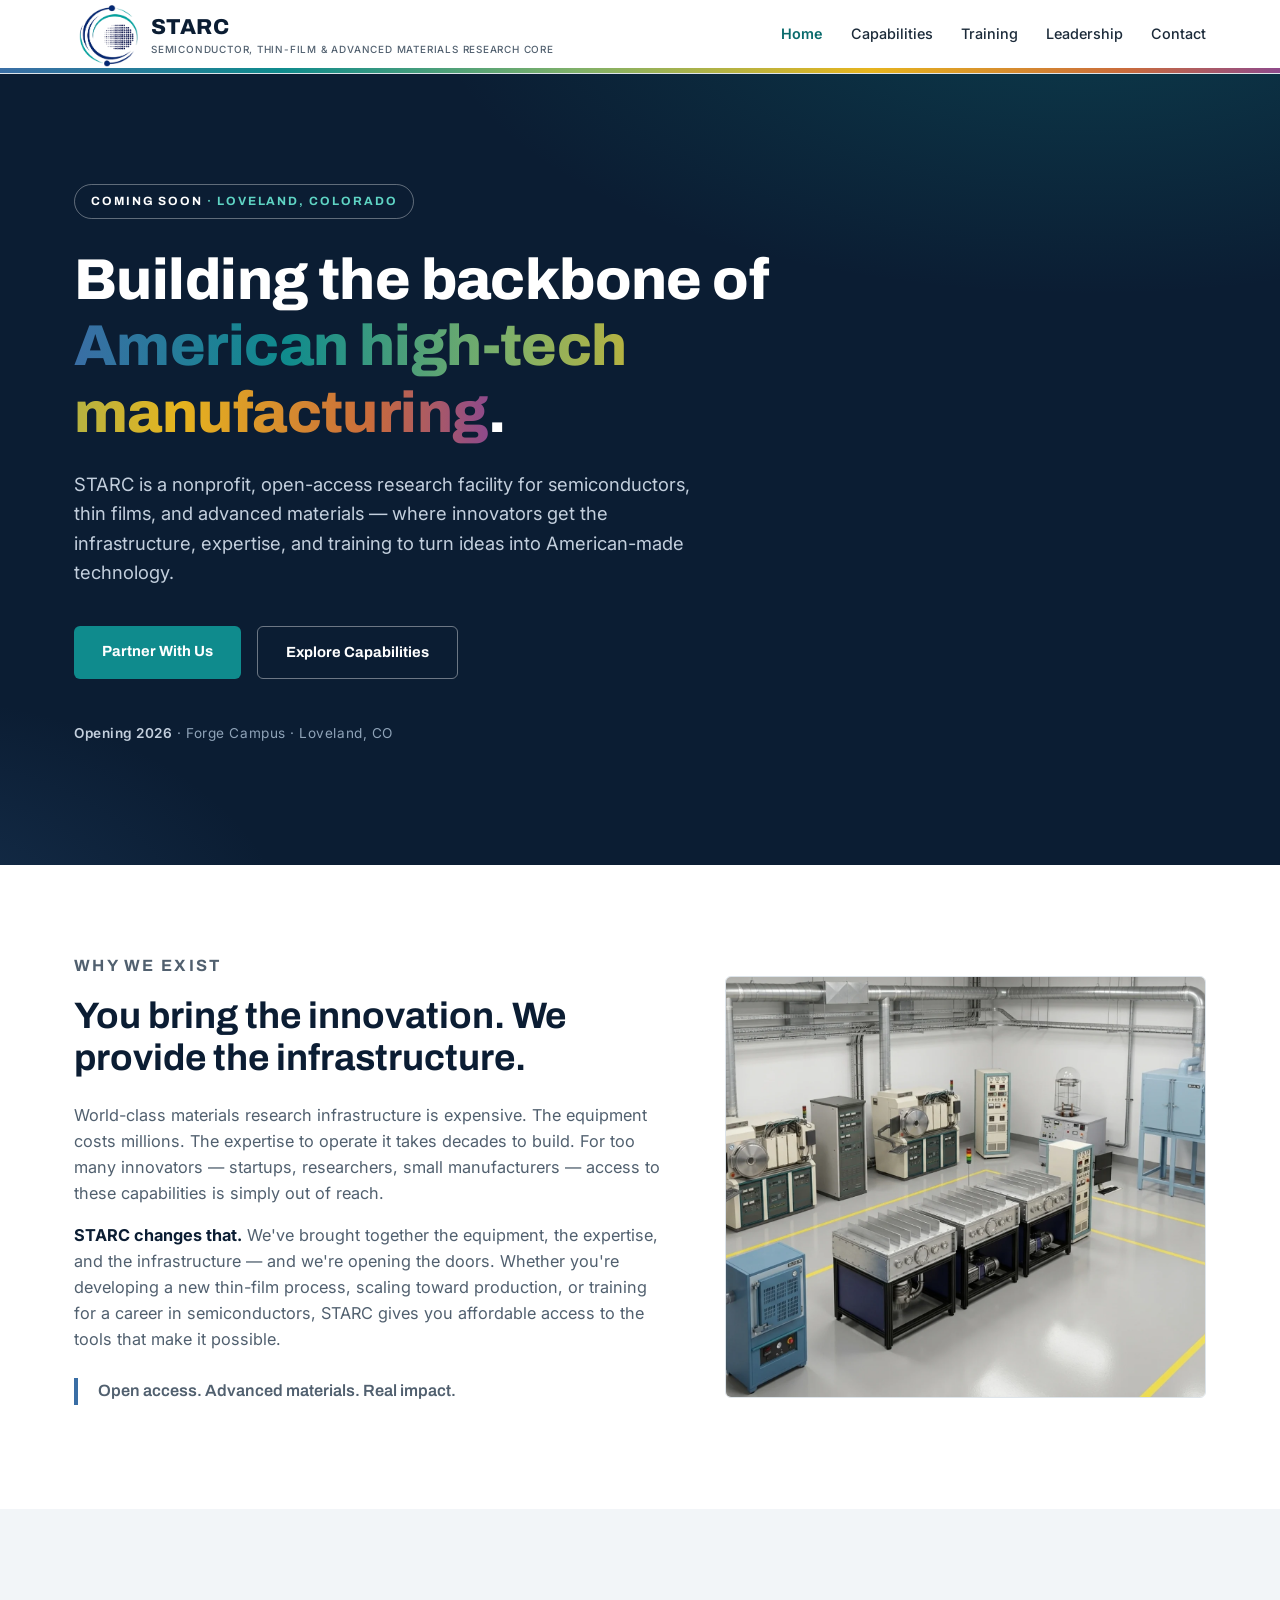
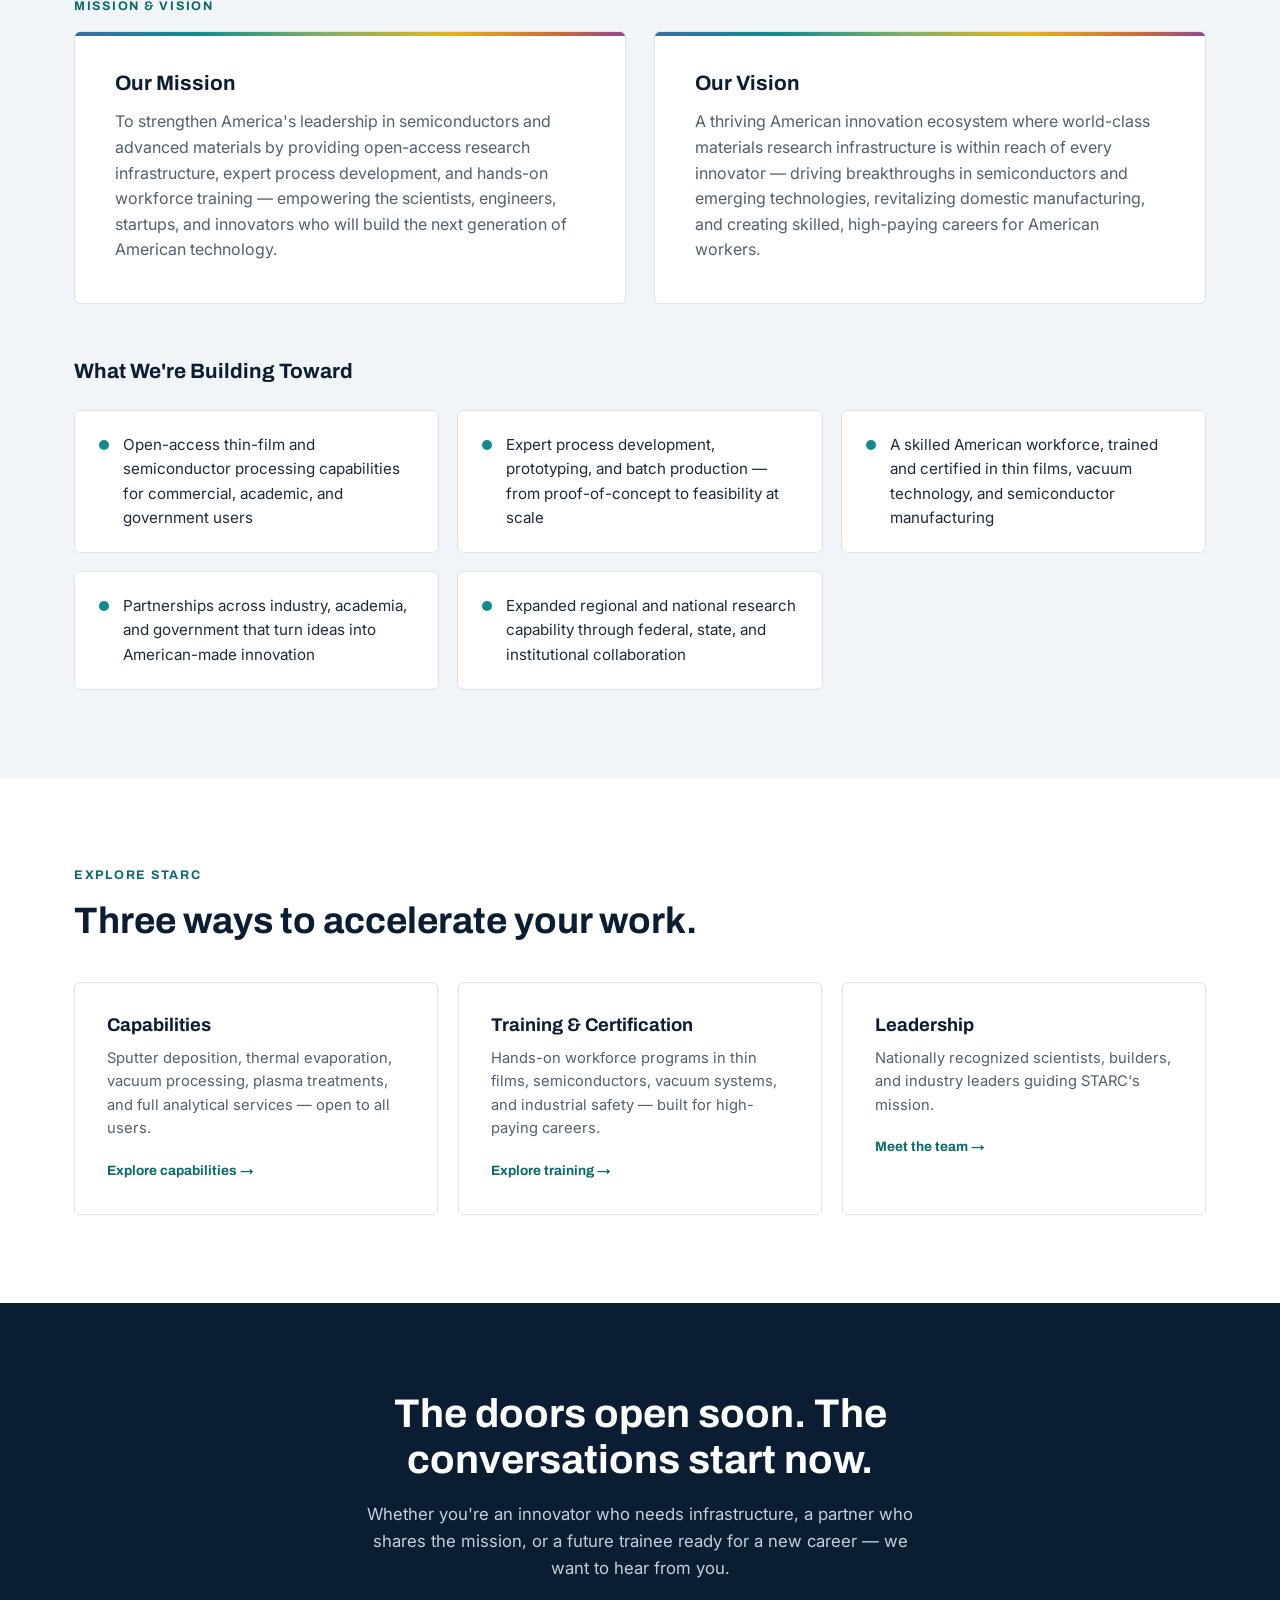
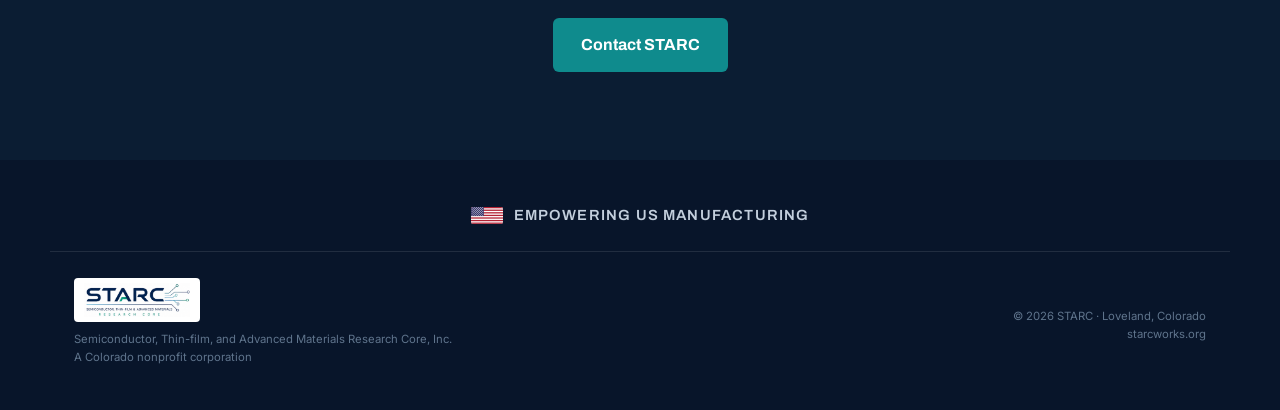
<file: index.html>
<!DOCTYPE html>
<html lang="en">
<head>
<meta charset="UTF-8">
<meta name="viewport" content="width=device-width, initial-scale=1.0">
<title>STARC — Semiconductor, Thin-film, and Advanced Materials Research Core</title>
<meta name="description" content="STARC is a nonprofit, open-access research facility for semiconductors, thin films, and advanced materials in Loveland, Colorado.">
<link rel="preconnect" href="https://fonts.googleapis.com">
<link rel="preconnect" href="https://fonts.gstatic.com" crossorigin>
<link href="https://fonts.googleapis.com/css2?family=Archivo:wght@500;600;700;800&family=Inter:wght@400;500;600&display=swap" rel="stylesheet">
<link rel="icon" href="favicon.ico?v=2" sizes="48x48">
<link rel="icon" type="image/png" href="favicon-32.png?v=2" sizes="32x32">
<link rel="icon" type="image/png" href="favicon-192.png?v=2" sizes="192x192">
<link rel="apple-touch-icon" href="apple-touch-icon.png?v=2">
<link rel="stylesheet" href="style.css">
</head>
<body>

<header>
  <div class="wrap nav">
    <a class="logo" href="index.html">
      <img class="logo-img" src="logo-mark.png" alt="STARC logo">
      <div>
        <span class="logo-text">STARC</span>
        <span class="logo-sub">Semiconductor, Thin-film &amp; Advanced Materials Research Core</span>
      </div>
    </a>
    <nav aria-label="Primary">
      <ul>
        <li><a href="index.html" class="active">Home</a></li>
        <li><a href="capabilities.html">Capabilities</a></li>
        <li><a href="training.html">Training</a></li>
        <li><a href="leadership.html">Leadership</a></li>
        <li><a href="contact.html">Contact</a></li>
      </ul>
    </nav>
  </div>
  <div class="film-stripe" aria-hidden="true"></div>
</header>

<main>

<section class="hero">
  <div class="wrap">
    <span class="badge">Coming Soon <span>· Loveland, Colorado</span></span>
    <h1>Building the backbone of <em>American high-tech manufacturing</em>.</h1>
    <p class="lede">STARC is a nonprofit, open-access research facility for semiconductors, thin films, and advanced materials — where innovators get the infrastructure, expertise, and training to turn ideas into American-made technology.</p>
    <div class="hero-cta">
      <a class="btn btn-primary" href="contact.html">Partner With Us</a>
      <a class="btn btn-ghost" href="capabilities.html">Explore Capabilities</a>
    </div>
    <p class="hero-loc"><strong>Opening 2026</strong> · Forge Campus · Loveland, CO</p>
  </div>
</section>

<section class="why">
  <div class="wrap why-grid">
    <div class="reveal">
      <p class="eyebrow">Why We Exist</p>
      <h2>You bring the innovation. We provide the infrastructure.</h2>
      <p>World-class materials research infrastructure is expensive. The equipment costs millions. The expertise to operate it takes decades to build. For too many innovators — startups, researchers, small manufacturers — access to these capabilities is simply out of reach.</p>
      <p><strong>STARC changes that.</strong> We've brought together the equipment, the expertise, and the infrastructure — and we're opening the doors. Whether you're developing a new thin-film process, scaling toward production, or training for a career in semiconductors, STARC gives you affordable access to the tools that make it possible.</p>
      <p class="why-pull">Open access. Advanced materials. Real impact.</p>
    </div>
    <div class="why-img reveal"><img src="images/facility.webp" alt="Rendering of the STARC facility floor with sputter deposition systems and vacuum processing equipment" loading="lazy"></div>
  </div>
</section>

<section class="mv">
  <div class="wrap">
    <p class="eyebrow reveal">Mission &amp; Vision</p>
    <div class="mv-grid">
      <div class="mv-card reveal">
        <h3>Our Mission</h3>
        <p>To strengthen America's leadership in semiconductors and advanced materials by providing open-access research infrastructure, expert process development, and hands-on workforce training — empowering the scientists, engineers, startups, and innovators who will build the next generation of American technology.</p>
      </div>
      <div class="mv-card reveal">
        <h3>Our Vision</h3>
        <p>A thriving American innovation ecosystem where world-class materials research infrastructure is within reach of every innovator — driving breakthroughs in semiconductors and emerging technologies, revitalizing domestic manufacturing, and creating skilled, high-paying careers for American workers.</p>
      </div>
    </div>
    <div class="goals reveal">
      <h3>What We're Building Toward</h3>
      <ul class="goal-list">
        <li><span class="goal-dot"></span>Open-access thin-film and semiconductor processing capabilities for commercial, academic, and government users</li>
        <li><span class="goal-dot"></span>Expert process development, prototyping, and batch production — from proof-of-concept to feasibility at scale</li>
        <li><span class="goal-dot"></span>A skilled American workforce, trained and certified in thin films, vacuum technology, and semiconductor manufacturing</li>
        <li><span class="goal-dot"></span>Partnerships across industry, academia, and government that turn ideas into American-made innovation</li>
        <li><span class="goal-dot"></span>Expanded regional and national research capability through federal, state, and institutional collaboration</li>
      </ul>
    </div>
  </div>
</section>

<section class="explore">
  <div class="wrap">
    <p class="eyebrow reveal">Explore STARC</p>
    <h2 class="reveal">Three ways to accelerate your work.</h2>
    <div class="explore-grid">
      <a class="explore-card reveal" href="capabilities.html">
        <h3>Capabilities</h3>
        <p>Sputter deposition, thermal evaporation, vacuum processing, plasma treatments, and full analytical services — open to all users.</p>
        <span class="go">Explore capabilities →</span>
      </a>
      <a class="explore-card reveal" href="training.html">
        <h3>Training &amp; Certification</h3>
        <p>Hands-on workforce programs in thin films, semiconductors, vacuum systems, and industrial safety — built for high-paying careers.</p>
        <span class="go">Explore training →</span>
      </a>
      <a class="explore-card reveal" href="leadership.html">
        <h3>Leadership</h3>
        <p>Nationally recognized scientists, builders, and industry leaders guiding STARC's mission.</p>
        <span class="go">Meet the team →</span>
      </a>
    </div>
  </div>
</section>

<section class="contact">
  <div class="wrap">
    <h2 class="reveal">The doors open soon. The conversations start now.</h2>
    <p class="reveal">Whether you're an innovator who needs infrastructure, a partner who shares the mission, or a future trainee ready for a new career — we want to hear from you.</p>
    <a class="btn btn-primary reveal" href="contact.html">Contact STARC</a>
  </div>
</section>

</main>

<footer>
  <div class="wrap flag-line">
    <svg class="us-flag" viewBox="0 0 38 20" xmlns="http://www.w3.org/2000/svg" role="img" aria-label="United States flag"><rect width="38" height="20" fill="#fff"/><rect y="0.00" width="38" height="1.54" fill="#B22234"/><rect y="3.08" width="38" height="1.54" fill="#B22234"/><rect y="6.15" width="38" height="1.54" fill="#B22234"/><rect y="9.23" width="38" height="1.54" fill="#B22234"/><rect y="12.31" width="38" height="1.54" fill="#B22234"/><rect y="15.38" width="38" height="1.54" fill="#B22234"/><rect y="18.46" width="38" height="1.54" fill="#B22234"/><rect width="15.2" height="10.77" fill="#3C3B6E"/><g fill="#fff"><circle cx="1.27" cy="0.60" r=".5"/><circle cx="3.80" cy="0.60" r=".5"/><circle cx="6.33" cy="0.60" r=".5"/><circle cx="8.87" cy="0.60" r=".5"/><circle cx="11.40" cy="0.60" r=".5"/><circle cx="13.93" cy="0.60" r=".5"/><circle cx="2.53" cy="1.80" r=".5"/><circle cx="5.07" cy="1.80" r=".5"/><circle cx="7.60" cy="1.80" r=".5"/><circle cx="10.13" cy="1.80" r=".5"/><circle cx="12.67" cy="1.80" r=".5"/><circle cx="1.27" cy="2.99" r=".5"/><circle cx="3.80" cy="2.99" r=".5"/><circle cx="6.33" cy="2.99" r=".5"/><circle cx="8.87" cy="2.99" r=".5"/><circle cx="11.40" cy="2.99" r=".5"/><circle cx="13.93" cy="2.99" r=".5"/><circle cx="2.53" cy="4.19" r=".5"/><circle cx="5.07" cy="4.19" r=".5"/><circle cx="7.60" cy="4.19" r=".5"/><circle cx="10.13" cy="4.19" r=".5"/><circle cx="12.67" cy="4.19" r=".5"/><circle cx="1.27" cy="5.38" r=".5"/><circle cx="3.80" cy="5.38" r=".5"/><circle cx="6.33" cy="5.38" r=".5"/><circle cx="8.87" cy="5.38" r=".5"/><circle cx="11.40" cy="5.38" r=".5"/><circle cx="13.93" cy="5.38" r=".5"/><circle cx="2.53" cy="6.58" r=".5"/><circle cx="5.07" cy="6.58" r=".5"/><circle cx="7.60" cy="6.58" r=".5"/><circle cx="10.13" cy="6.58" r=".5"/><circle cx="12.67" cy="6.58" r=".5"/><circle cx="1.27" cy="7.78" r=".5"/><circle cx="3.80" cy="7.78" r=".5"/><circle cx="6.33" cy="7.78" r=".5"/><circle cx="8.87" cy="7.78" r=".5"/><circle cx="11.40" cy="7.78" r=".5"/><circle cx="13.93" cy="7.78" r=".5"/><circle cx="2.53" cy="8.97" r=".5"/><circle cx="5.07" cy="8.97" r=".5"/><circle cx="7.60" cy="8.97" r=".5"/><circle cx="10.13" cy="8.97" r=".5"/><circle cx="12.67" cy="8.97" r=".5"/><circle cx="1.27" cy="10.17" r=".5"/><circle cx="3.80" cy="10.17" r=".5"/><circle cx="6.33" cy="10.17" r=".5"/><circle cx="8.87" cy="10.17" r=".5"/><circle cx="11.40" cy="10.17" r=".5"/><circle cx="13.93" cy="10.17" r=".5"/></g></svg>
    <span>Empowering US Manufacturing</span>
  </div>
  <div class="wrap foot">
    <div>
      <img class="foot-logo" src="logo-full.png" alt="STARC">
      <small>Semiconductor, Thin-film, and Advanced Materials Research Core, Inc.<br>A Colorado nonprofit corporation</small>
    </div>
    <div class="foot-right">
      <small>© 2026 STARC · Loveland, Colorado<br>starcworks.org</small>
    </div>
  </div>
</footer>

<script src="reveal.js"></script>
</body>
</html>
</file>
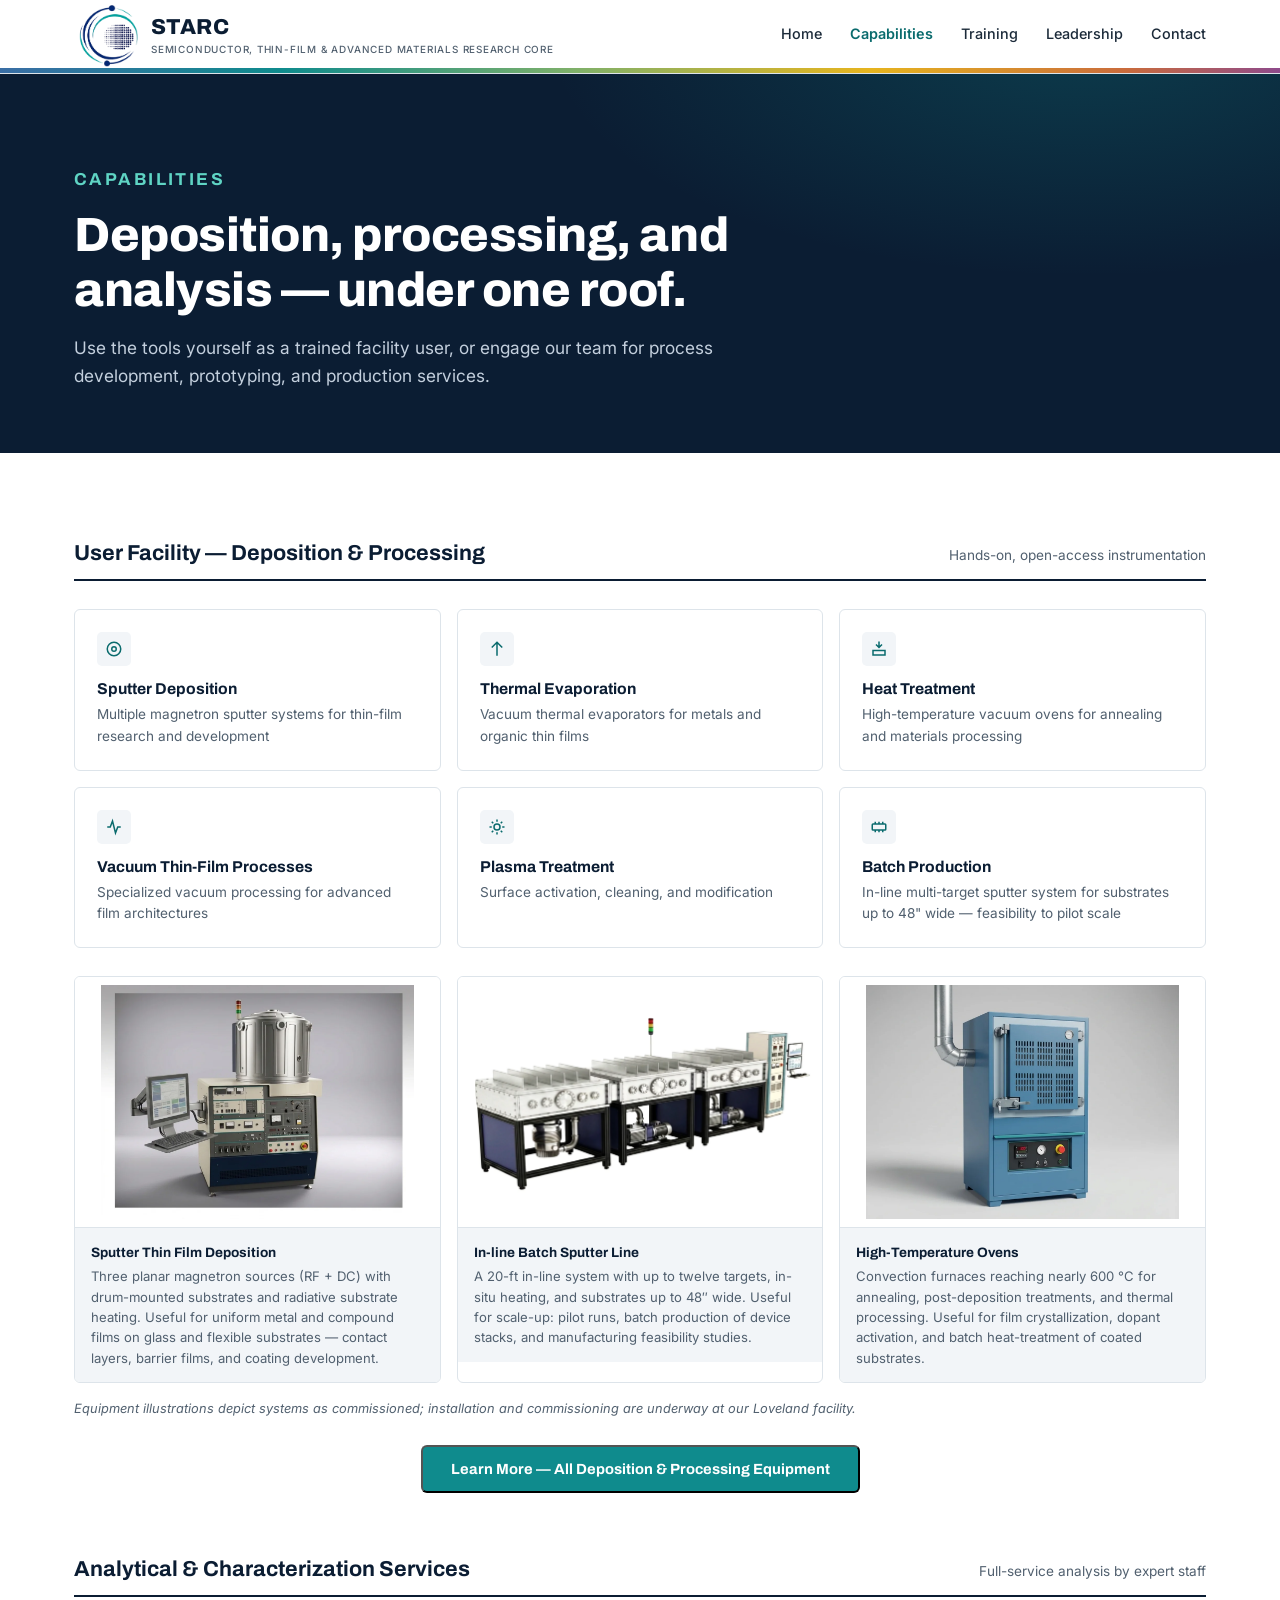
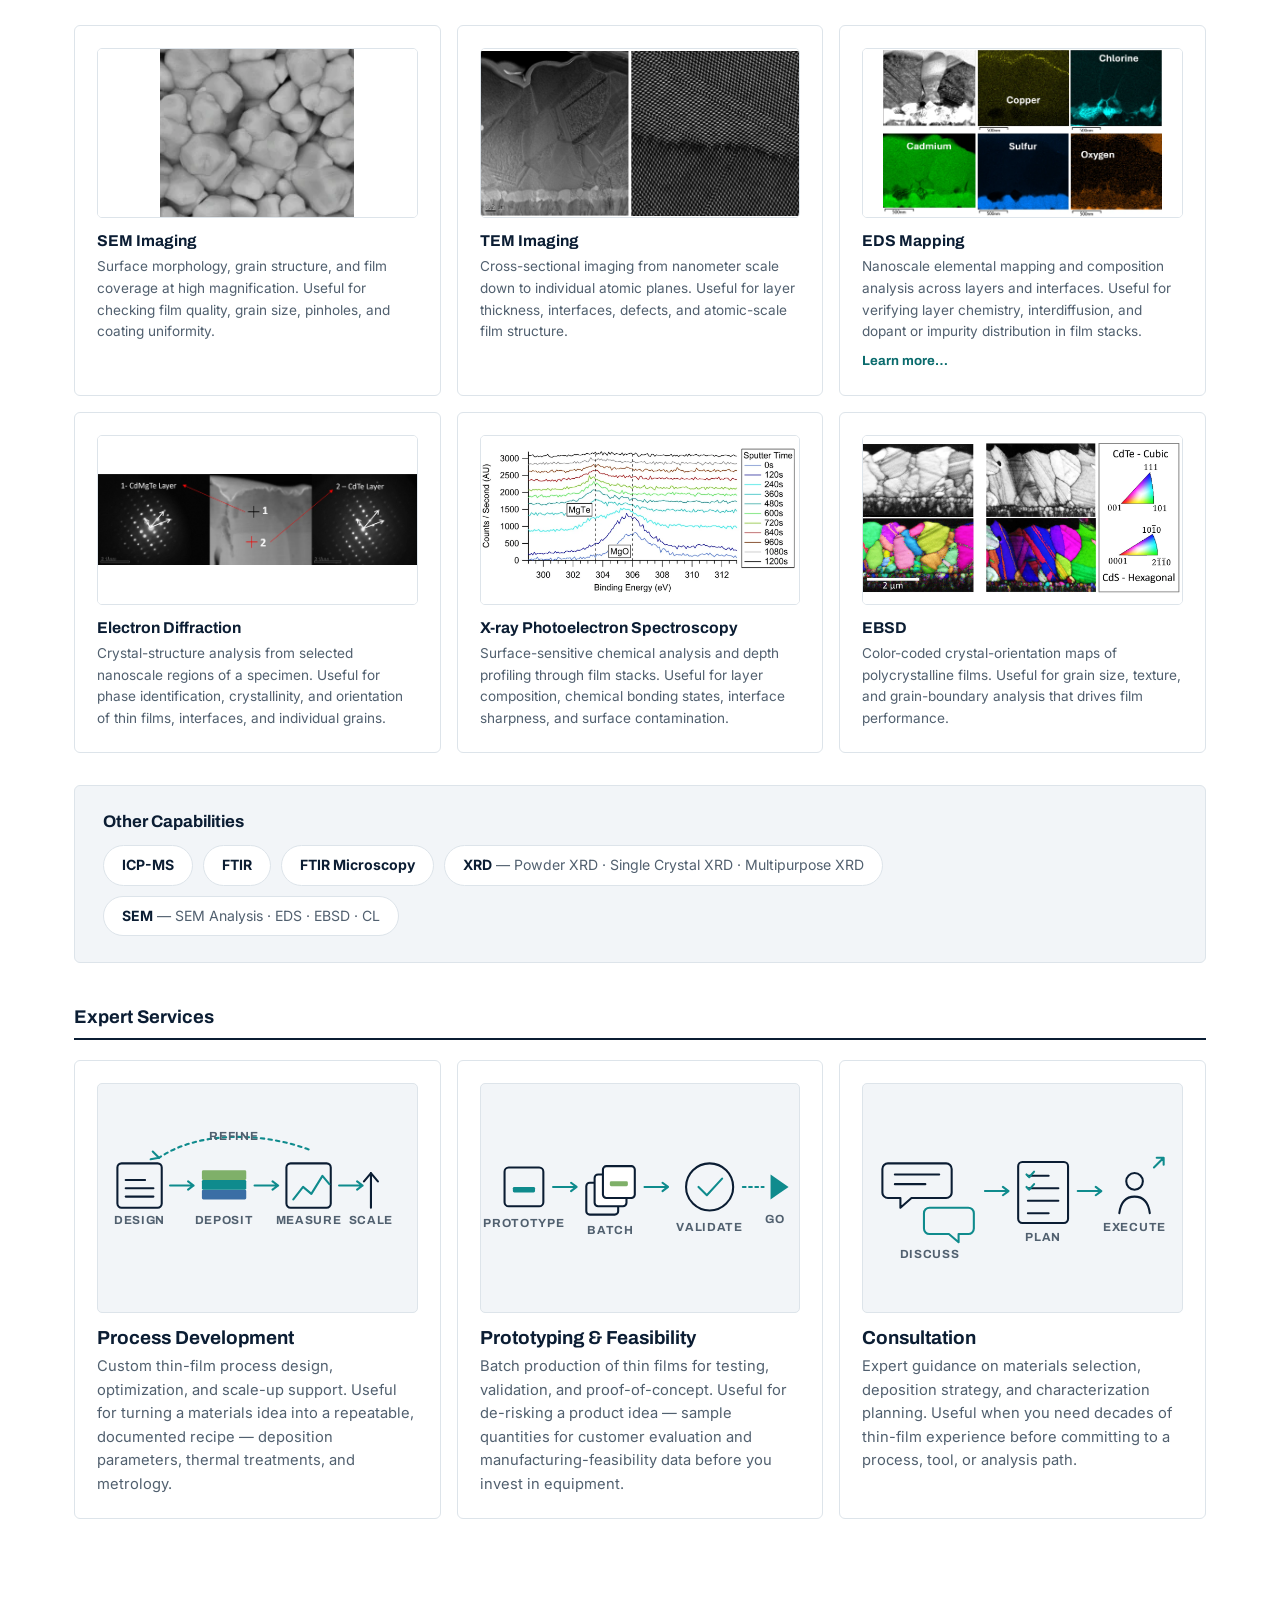
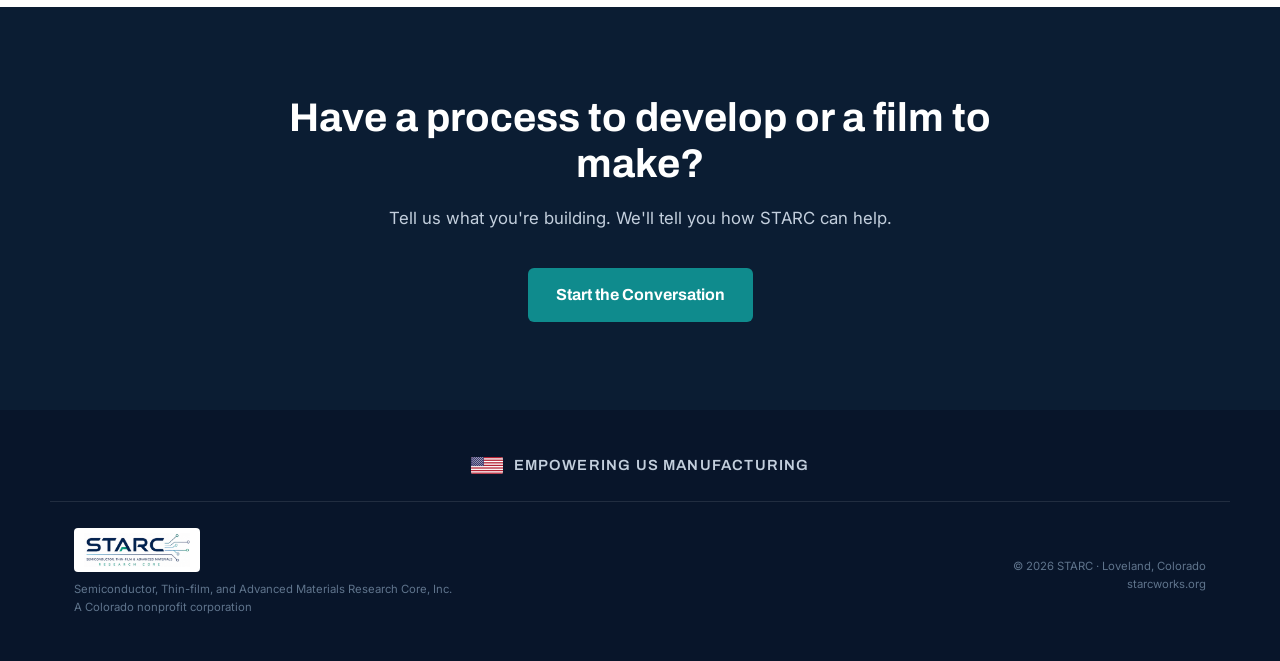
<file: capabilities.html>
<!DOCTYPE html>
<html lang="en">
<head>
<meta charset="UTF-8">
<meta name="viewport" content="width=device-width, initial-scale=1.0">
<title>Capabilities — STARC</title>
<meta name="description" content="STARC's open-access deposition, processing, and analytical capabilities: sputter systems, thermal evaporators, vacuum heat treatment, plasma processing, electron microscopy, XRD, and more.">
<link rel="preconnect" href="https://fonts.googleapis.com">
<link rel="preconnect" href="https://fonts.gstatic.com" crossorigin>
<link href="https://fonts.googleapis.com/css2?family=Archivo:wght@500;600;700;800&family=Inter:wght@400;500;600&display=swap" rel="stylesheet">
<link rel="icon" href="favicon.ico?v=2" sizes="48x48">
<link rel="icon" type="image/png" href="favicon-32.png?v=2" sizes="32x32">
<link rel="icon" type="image/png" href="favicon-192.png?v=2" sizes="192x192">
<link rel="apple-touch-icon" href="apple-touch-icon.png?v=2">
<link rel="stylesheet" href="style.css">
</head>
<body>

<header>
  <div class="wrap nav">
    <a class="logo" href="index.html">
      <img class="logo-img" src="logo-mark.png" alt="STARC logo">
      <div>
        <span class="logo-text">STARC</span>
        <span class="logo-sub">Semiconductor, Thin-film &amp; Advanced Materials Research Core</span>
      </div>
    </a>
    <nav aria-label="Primary">
      <ul>
        <li><a href="index.html">Home</a></li>
        <li><a href="capabilities.html" class="active">Capabilities</a></li>
        <li><a href="training.html">Training</a></li>
        <li><a href="leadership.html">Leadership</a></li>
        <li><a href="contact.html">Contact</a></li>
      </ul>
    </nav>
  </div>
  <div class="film-stripe" aria-hidden="true"></div>
</header>

<main>

<section class="page-hero">
  <div class="wrap">
    <p class="eyebrow">Capabilities</p>
    <h1>Deposition, processing, and analysis — under one roof.</h1>
    <p>Use the tools yourself as a trained facility user, or engage our team for process development, prototyping, and production services.</p>
  </div>
</section>

<section class="caps">
  <div class="wrap">

    <div class="cap-block reveal">
      <div class="cap-head">
        <h3>User Facility — Deposition &amp; Processing</h3>
        <span class="cap-note">Hands-on, open-access instrumentation</span>
      </div>
      <div class="tile-grid grid-3">
        <div class="tile">
          <div class="tile-icon"><svg viewBox="0 0 24 24" fill="none" stroke-width="2"><circle cx="12" cy="12" r="9"/><circle cx="12" cy="12" r="3"/></svg></div>
          <h4>Sputter Deposition</h4>
          <p>Multiple magnetron sputter systems for thin-film research and development</p>
        </div>
        <div class="tile">
          <div class="tile-icon"><svg viewBox="0 0 24 24" fill="none" stroke-width="2"><path d="M12 3v18M5 10l7-7 7 7"/></svg></div>
          <h4>Thermal Evaporation</h4>
          <p>Vacuum thermal evaporators for metals and organic thin films</p>
        </div>
        <div class="tile">
          <div class="tile-icon"><svg viewBox="0 0 24 24" fill="none" stroke-width="2"><path d="M12 2v8M8 6l4 4 4-4M4 14h16v6H4z"/></svg></div>
          <h4>Heat Treatment</h4>
          <p>High-temperature vacuum ovens for annealing and materials processing</p>
        </div>
        <div class="tile">
          <div class="tile-icon"><svg viewBox="0 0 24 24" fill="none" stroke-width="2"><path d="M3 12h4l3-8 4 16 3-8h4"/></svg></div>
          <h4>Vacuum Thin-Film Processes</h4>
          <p>Specialized vacuum processing for advanced film architectures</p>
        </div>
        <div class="tile">
          <div class="tile-icon"><svg viewBox="0 0 24 24" fill="none" stroke-width="2"><circle cx="12" cy="12" r="4"/><path d="M12 2v3M12 19v3M2 12h3M19 12h3M5 5l2 2M17 17l2 2M5 19l2-2M17 7l2-2"/></svg></div>
          <h4>Plasma Treatment</h4>
          <p>Surface activation, cleaning, and modification</p>
        </div>
        <div class="tile">
          <div class="tile-icon"><svg viewBox="0 0 24 24" fill="none" stroke-width="2"><rect x="3" y="8" width="18" height="8" rx="1"/><path d="M7 8V5M12 8V5M17 8V5M7 19v-3M12 19v-3M17 19v-3"/></svg></div>
          <h4>Batch Production</h4>
          <p>In-line multi-target sputter system for substrates up to 48" wide — feasibility to pilot scale</p>
        </div>
      </div>
      <div class="cap-img-row">
        <figure class="cap-fig">
          <img src="images/magdrum.webp" alt="Mag-Drum sputter system — drum chamber with three planar magnetron sources atop a control console" loading="lazy">
          <figcaption><strong>Sputter Thin Film Deposition</strong>Three planar magnetron sources (RF + DC) with drum-mounted substrates and radiative substrate heating. Useful for uniform metal and compound films on glass and flexible substrates — contact layers, barrier films, and coating development.</figcaption>
        </figure>
        <figure class="cap-fig">
          <img src="images/inline-batch.webp" alt="In-line multi-target batch sputter line — three welded chamber sections with top-deck target bays" loading="lazy">
          <figcaption><strong>In-line Batch Sputter Line</strong>A 20-ft in-line system with up to twelve targets, in-situ heating, and substrates up to 48&Prime; wide. Useful for scale-up: pilot runs, batch production of device stacks, and manufacturing feasibility studies.</figcaption>
        </figure>
        <figure class="cap-fig">
          <img src="images/vacuum-oven.webp" alt="Blue M high-temperature convection furnace with louvered door" loading="lazy">
          <figcaption><strong>High-Temperature Ovens</strong>Convection furnaces reaching nearly 600&nbsp;&deg;C for annealing, post-deposition treatments, and thermal processing. Useful for film crystallization, dopant activation, and batch heat-treatment of coated substrates.</figcaption>
        </figure>
      </div>
      <p class="cap-note-line">Equipment illustrations depict systems as commissioned; installation and commissioning are underway at our Loveland facility.</p>
      <div class="cap-cta"><button class="btn btn-primary" type="button" data-open="depModal">Learn More — All Deposition &amp; Processing Equipment</button></div>
    </div>

    <div class="cap-block reveal">
      <div class="cap-head">
        <h3>Analytical &amp; Characterization Services</h3>
        <span class="cap-note">Full-service analysis by expert staff</span>
      </div>
      <div class="tile-grid grid-3">
        <div class="tile">
          <div class="tile-media"><img src="images/sem.webp" alt="Scanning electron micrograph of a polycrystalline thin-film surface" loading="lazy"></div>
          <h4>SEM Imaging</h4>
          <p>Surface morphology, grain structure, and film coverage at high magnification. Useful for checking film quality, grain size, pinholes, and coating uniformity.</p>
        </div>
        <div class="tile">
          <div class="tile-media"><img src="images/hrtem.webp" alt="High-resolution TEM lattice image showing atomic planes" loading="lazy"></div>
          <h4>TEM Imaging</h4>
          <p>Cross-sectional imaging from nanometer scale down to individual atomic planes. Useful for layer thickness, interfaces, defects, and atomic-scale film structure.</p>
        </div>
        <div class="tile">
          <div class="tile-media"><img src="images/tem-eds-mapping-2.webp" alt="TEM-EDS elemental maps showing color-coded element distribution across a film cross-section" loading="lazy"></div>
          <h4>EDS Mapping</h4>
          <p>Nanoscale elemental mapping and composition analysis across layers and interfaces. Useful for verifying layer chemistry, interdiffusion, and dopant or impurity distribution in film stacks.</p>
          <button class="learn-more" type="button" data-open="temModal">Learn more…</button>
        </div>
        <div class="tile">
          <div class="tile-media"><img src="images/electron-diffraction.webp" alt="Selected-area electron diffraction patterns" loading="lazy"></div>
          <h4>Electron Diffraction</h4>
          <p>Crystal-structure analysis from selected nanoscale regions of a specimen. Useful for phase identification, crystallinity, and orientation of thin films, interfaces, and individual grains.</p>
        </div>
        <div class="tile">
          <div class="tile-media"><img src="images/xps-depth-profile.webp" alt="XPS depth profile plot showing atomic concentration versus sputter depth through a film stack" loading="lazy"></div>
          <h4>X-ray Photoelectron Spectroscopy</h4>
          <p>Surface-sensitive chemical analysis and depth profiling through film stacks. Useful for layer composition, chemical bonding states, interface sharpness, and surface contamination.</p>
        </div>
        <div class="tile">
          <div class="tile-media"><img src="images/ebsd.webp" alt="EBSD orientation map of a polycrystalline film with color-coded grains" loading="lazy"></div>
          <h4>EBSD</h4>
          <p>Color-coded crystal-orientation maps of polycrystalline films. Useful for grain size, texture, and grain-boundary analysis that drives film performance.</p>
        </div>
      </div>

      <div class="other-caps">
        <h4>Other Capabilities</h4>
        <ul>
          <li><strong>ICP-MS</strong></li>
          <li><strong>FTIR</strong></li>
          <li><strong>FTIR Microscopy</strong></li>
          <li><strong>XRD</strong> <span>— Powder XRD · Single Crystal XRD · Multipurpose XRD</span></li>
          <li><strong>SEM</strong> <span>— SEM Analysis · EDS · EBSD · CL</span></li>
        </ul>
      </div>

      <h4 class="sub-head">Expert Services</h4>
      <div class="tile-grid grid-3 svc-grid">
        <div class="tile">
          <div class="tile-media"><svg viewBox="0 0 460 220" role="img" aria-label="Process development cycle: design, deposit, measure, refine, then scale" xmlns="http://www.w3.org/2000/svg">
            <g fill="none" stroke="#0f8b8d" stroke-width="3" stroke-linecap="round" stroke-linejoin="round">
              <rect x="28" y="60" width="64" height="64" rx="6" stroke="#0B1D33"/>
              <path d="M40 108h40M40 96h40M40 84h28" stroke="#0B1D33"/>
              <path d="M104 92h34m0 0-8-6m8 6-8 6"/>
              <rect x="150" y="98" width="64" height="14" rx="2" fill="#3a6ea5" stroke="none"/>
              <rect x="150" y="84" width="64" height="14" rx="2" fill="#0f8b8d" stroke="none"/>
              <rect x="150" y="70" width="64" height="14" rx="2" fill="#7fb069" stroke="none"/>
              <path d="M226 92h34m0 0-8-6m8 6-8 6"/>
              <rect x="272" y="60" width="64" height="64" rx="6" stroke="#0B1D33"/>
              <path d="M282 112l14-18 12 10 16-26 10 12" />
              <path d="M348 92h34m0 0-8-6m8 6-8 6"/>
              <path d="M394 124V74m0 0-10 12m10-12 10 12" stroke="#0B1D33"/>
              <path d="M304 40c-70-26-160-26-216 12" stroke-dasharray="5 6"/>
              <path d="M88 52l-9-9m9 9-12 2"/>
            </g>
            <g font-family="Archivo,sans-serif" font-size="17" font-weight="700" fill="#51606f" text-anchor="middle" letter-spacing="1">
              <text x="60" y="148">DESIGN</text><text x="182" y="148">DEPOSIT</text><text x="304" y="148">MEASURE</text><text x="394" y="148">SCALE</text><text x="196" y="26">REFINE</text>
            </g>
          </svg></div>
          <h4>Process Development</h4>
          <p>Custom thin-film process design, optimization, and scale-up support. Useful for turning a materials idea into a repeatable, documented recipe — deposition parameters, thermal treatments, and metrology.</p>
        </div>
        <div class="tile">
          <div class="tile-media"><svg viewBox="0 0 460 220" role="img" aria-label="Prototyping and feasibility: prototype, batch production, validation" xmlns="http://www.w3.org/2000/svg">
            <g fill="none" stroke="#0f8b8d" stroke-width="3" stroke-linecap="round" stroke-linejoin="round">
              <rect x="34" y="66" width="56" height="56" rx="6" stroke="#0B1D33"/>
              <rect x="46" y="94" width="32" height="8" rx="2" fill="#0f8b8d" stroke="none"/>
              <path d="M104 94h34m0 0-8-6m8 6-8 6"/>
              <rect x="152" y="88" width="46" height="46" rx="5" stroke="#0B1D33"/>
              <rect x="164" y="76" width="46" height="46" rx="5" fill="#ffffff" stroke="#0B1D33"/>
              <rect x="176" y="64" width="46" height="46" rx="5" fill="#ffffff" stroke="#0B1D33"/>
              <rect x="186" y="86" width="26" height="7" rx="2" fill="#7fb069" stroke="none"/>
              <path d="M236 94h34m0 0-8-6m8 6-8 6"/>
              <circle cx="330" cy="94" r="34" stroke="#0B1D33"/>
              <path d="M314 94l12 12 22-24"/>
              <path d="M378 94h30" stroke-dasharray="4 5"/>
              <path d="M418 76v36l26-18z" fill="#0f8b8d" stroke="none"/>
            </g>
            <g font-family="Archivo,sans-serif" font-size="17" font-weight="700" fill="#51606f" text-anchor="middle" letter-spacing="1">
              <text x="62" y="152">PROTOTYPE</text><text x="187" y="162">BATCH</text><text x="330" y="158">VALIDATE</text><text x="424" y="146">GO</text>
            </g>
          </svg></div>
          <h4>Prototyping &amp; Feasibility</h4>
          <p>Batch production of thin films for testing, validation, and proof-of-concept. Useful for de-risking a product idea — sample quantities for customer evaluation and manufacturing-feasibility data before you invest in equipment.</p>
        </div>
        <div class="tile">
          <div class="tile-media"><svg viewBox="0 0 460 220" role="img" aria-label="Consultation: discuss, plan, execute" xmlns="http://www.w3.org/2000/svg">
            <g fill="none" stroke="#0f8b8d" stroke-width="3" stroke-linecap="round" stroke-linejoin="round">
              <path d="M36 60h84a8 8 0 0 1 8 8v34a8 8 0 0 1-8 8H70l-16 14v-14h-18a8 8 0 0 1-8-8V68a8 8 0 0 1 8-8z" stroke="#0B1D33"/>
              <path d="M46 76h64M46 90h44" stroke="#0B1D33"/>
              <path d="M96 124h56a8 8 0 0 1 8 8v22a8 8 0 0 1-8 8h-14v12l-14-12h-28a8 8 0 0 1-8-8v-22a8 8 0 0 1 8-8z"/>
              <path d="M176 100h34m0 0-8-6m8 6-8 6"/>
              <rect x="224" y="58" width="72" height="88" rx="6" stroke="#0B1D33"/>
              <path d="M238 78h30M238 96h44M238 114h44M238 132h30" stroke="#0B1D33"/>
              <path d="M236 76l4 4 7-8M236 94l4 4 7-8" />
              <path d="M310 100h34m0 0-8-6m8 6-8 6"/>
              <circle cx="392" cy="86" r="12" stroke="#0B1D33"/>
              <path d="M370 132c2-16 10-24 22-24s20 8 22 24" stroke="#0B1D33"/>
              <path d="M420 66l14-14m0 0h-10m10 0v10"/>
            </g>
            <g font-family="Archivo,sans-serif" font-size="17" font-weight="700" fill="#51606f" text-anchor="middle" letter-spacing="1">
              <text x="96" y="196">DISCUSS</text><text x="260" y="172">PLAN</text><text x="392" y="158">EXECUTE</text>
            </g>
          </svg></div>
          <h4>Consultation</h4>
          <p>Expert guidance on materials selection, deposition strategy, and characterization planning. Useful when you need decades of thin-film experience before committing to a process, tool, or analysis path.</p>
        </div>
      </div>
    </div>

  </div>
</section>

<section class="contact">
  <div class="wrap">
    <h2 class="reveal">Have a process to develop or a film to make?</h2>
    <p class="reveal">Tell us what you're building. We'll tell you how STARC can help.</p>
    <a class="btn btn-primary reveal" href="contact.html">Start the Conversation</a>
  </div>
</section>

<div class="modal-overlay" id="depModal" hidden>
  <div class="modal" role="dialog" aria-modal="true" aria-labelledby="depModalTitle">
    <button class="modal-close" type="button" aria-label="Close">&times;</button>
    <h3 id="depModalTitle">Deposition &amp; Processing Equipment</h3>
    <p>The full complement of thin-film deposition and thermal-processing tools available to trained facility users and through staff-performed services.</p>

    <div class="modal-item">
      <img src="images/mrc.webp" alt="MRC sputter system — console with stainless chamber door, three target assemblies, and instrument bays" loading="lazy">
      <div>
        <h4>MRC Sputter Systems</h4>
        <p>Two three-target MRC sputter systems for research-scale DC and RF magnetron deposition of metals and compounds. The workhorses for recipe development, multilayer stacks, and small-batch coating runs.</p>
      </div>
    </div>
    <div class="modal-item">
      <img src="images/magdrum.webp" alt="Mag-Drum sputter system — ribbed drum chamber atop a multi-panel control console" loading="lazy">
      <div>
        <h4>Mag-Drum Sputter System</h4>
        <p>Three planar magnetron sources (one RF, two DC) with drum-mounted substrates and radiative substrate heating. Handles flexible substrates and glass — ideal for uniform contact layers, barrier films, and coating development over large areas.</p>
      </div>
    </div>
    <div class="modal-item">
      <img src="images/inline-batch.webp" alt="In-line multi-target batch sputter line — three welded chamber sections with top-deck target bays" loading="lazy">
      <div>
        <h4>In-line Batch Sputter Line</h4>
        <p>A 20-ft in-line system with up to twelve targets, in-situ substrate heating, and chain-driven transport for substrates up to 48&Prime; wide. Bridges the gap between lab samples and production — pilot runs, batch device stacks, and manufacturing-feasibility studies.</p>
      </div>
    </div>
    <div class="modal-item">
      <img src="images/evaporator.webp" alt="Bell-jar thermal evaporator — glass dome with rod cage, substrate plate, and electrode posts on a white console" loading="lazy">
      <div>
        <h4>Thermal Evaporators</h4>
        <p>Vacuum thermal evaporators including a bell-jar system with a 12&Prime;&times;12&Prime; uniform deposition area. Resistive-boat evaporation for metallization — back contacts, electrodes, and metal interlayers.</p>
      </div>
    </div>
    <div class="modal-item">
      <img src="images/vacuum-oven-large.webp" alt="Wide double-door Blue M high-temperature furnace with control column and integral stand" loading="lazy">
      <div>
        <h4>Large High-Temperature Furnace</h4>
        <p>A 24-ft&sup3; double-door convection furnace reaching 593&nbsp;&deg;C. Sized for batch post-deposition treatments — annealing, film crystallization, and thermal processing of large substrate loads.</p>
      </div>
    </div>
    <div class="modal-item">
      <img src="images/vacuum-oven.webp" alt="Compact Blue M high-temperature furnace with louvered door" loading="lazy">
      <div>
        <h4>Compact High-Temperature Furnace</h4>
        <p>A 5-ft&sup3; convection furnace to 538&nbsp;&deg;C for smaller batches — annealing studies, dopant activation, and process-development heat treatments where fast turnaround matters.</p>
      </div>
    </div>
    <p class="cap-note-line">Equipment illustrations depict systems as commissioned; installation and commissioning are underway at our Loveland facility.</p>
  </div>
</div>

<div class="modal-overlay" id="temModal" hidden>
  <div class="modal" role="dialog" aria-modal="true" aria-labelledby="temModalTitle">
    <button class="modal-close" type="button" aria-label="Close">&times;</button>
    <h3 id="temModalTitle">Advanced Electron Microscopy &amp; Nanoscale Analysis</h3>
    <p>Beyond imaging, our electron-microscopy services resolve chemistry, crystallography, and atomic-scale defects in thin films — the details that determine how a material actually performs.</p>

    <div class="modal-item">
      <img src="images/tem-eds-mapping.webp" alt="TEM-EDS elemental maps of a film cross-section, one color-coded map per element" loading="lazy">
      <div>
        <h4>TEM-EDS Elemental Mapping</h4>
        <p>Color-coded maps showing where each element sits in a specimen at nanometer resolution. Reveals layer chemistry, interdiffusion, segregation to grain boundaries, and unexpected impurities.</p>
      </div>
    </div>
    <div class="modal-item">
      <img src="images/tem-eds-linescan.webp" alt="TEM-EDS line scan showing composition profile across layers" loading="lazy">
      <div>
        <h4>TEM-EDS Line Scans</h4>
        <p>Quantitative composition profiles along a line across layers and interfaces — a direct measurement of layer thickness, interface sharpness, and elemental gradients.</p>
      </div>
    </div>
    <div class="modal-item">
      <img src="images/ebsd.webp" alt="EBSD crystal-orientation map of a polycrystalline film" loading="lazy">
      <div>
        <h4>EBSD Orientation Mapping</h4>
        <p>Electron backscatter diffraction maps every grain's crystal orientation across a film. Quantifies grain size, texture, and grain-boundary character — key drivers of electrical and mechanical performance.</p>
      </div>
    </div>
    <div class="modal-item">
      <img src="images/hrtem-stacking-faults.webp" alt="High-resolution TEM image of stacking faults in a crystal lattice" loading="lazy">
      <div>
        <h4>HRTEM — Stacking Faults</h4>
        <p>Atomic-resolution imaging of planar defects where the crystal's stacking sequence is interrupted. Identifying and counting these defects explains carrier losses and guides process fixes.</p>
      </div>
    </div>
    <div class="modal-item">
      <img src="images/hrtem-twin.webp" alt="High-resolution TEM image of a twin boundary in a crystal" loading="lazy">
      <div>
        <h4>HRTEM — Twin Boundaries</h4>
        <p>Atomic-scale imaging of twin boundaries — mirror-image crystal domains within a grain. Understanding twinning distinguishes benign boundaries from performance-limiting defects.</p>
      </div>
    </div>

    <h4 class="modal-sub">FIB Specimen Preparation</h4>
    <div class="fib-row">
      <img src="images/fib-1.webp" alt="FIB preparation step 1 — protective strap deposited over the region of interest" loading="lazy">
      <img src="images/fib-2.webp" alt="FIB preparation step 2 — trenches milled on both sides of the lamella" loading="lazy">
      <img src="images/fib-3.webp" alt="FIB preparation step 3 — lamella cut free and lifted out" loading="lazy">
      <img src="images/fib-4.webp" alt="FIB preparation step 4 — lamella mounted on a grid and thinned to electron transparency" loading="lazy">
    </div>
    <p>A focused ion beam (FIB) mills an ultra-thin cross-section — a lamella — from the exact spot you care about: a specific grain boundary, interface, or device feature. The lamella is lifted out, mounted on a grid, and thinned until electrons can pass through it, making site-specific TEM analysis possible. It's how a question like "what does <em>this</em> interface look like?" gets answered at the atomic scale.</p>
  </div>
</div>

</main>

<footer>
  <div class="wrap flag-line">
    <svg class="us-flag" viewBox="0 0 38 20" xmlns="http://www.w3.org/2000/svg" role="img" aria-label="United States flag"><rect width="38" height="20" fill="#fff"/><rect y="0.00" width="38" height="1.54" fill="#B22234"/><rect y="3.08" width="38" height="1.54" fill="#B22234"/><rect y="6.15" width="38" height="1.54" fill="#B22234"/><rect y="9.23" width="38" height="1.54" fill="#B22234"/><rect y="12.31" width="38" height="1.54" fill="#B22234"/><rect y="15.38" width="38" height="1.54" fill="#B22234"/><rect y="18.46" width="38" height="1.54" fill="#B22234"/><rect width="15.2" height="10.77" fill="#3C3B6E"/><g fill="#fff"><circle cx="1.27" cy="0.60" r=".5"/><circle cx="3.80" cy="0.60" r=".5"/><circle cx="6.33" cy="0.60" r=".5"/><circle cx="8.87" cy="0.60" r=".5"/><circle cx="11.40" cy="0.60" r=".5"/><circle cx="13.93" cy="0.60" r=".5"/><circle cx="2.53" cy="1.80" r=".5"/><circle cx="5.07" cy="1.80" r=".5"/><circle cx="7.60" cy="1.80" r=".5"/><circle cx="10.13" cy="1.80" r=".5"/><circle cx="12.67" cy="1.80" r=".5"/><circle cx="1.27" cy="2.99" r=".5"/><circle cx="3.80" cy="2.99" r=".5"/><circle cx="6.33" cy="2.99" r=".5"/><circle cx="8.87" cy="2.99" r=".5"/><circle cx="11.40" cy="2.99" r=".5"/><circle cx="13.93" cy="2.99" r=".5"/><circle cx="2.53" cy="4.19" r=".5"/><circle cx="5.07" cy="4.19" r=".5"/><circle cx="7.60" cy="4.19" r=".5"/><circle cx="10.13" cy="4.19" r=".5"/><circle cx="12.67" cy="4.19" r=".5"/><circle cx="1.27" cy="5.38" r=".5"/><circle cx="3.80" cy="5.38" r=".5"/><circle cx="6.33" cy="5.38" r=".5"/><circle cx="8.87" cy="5.38" r=".5"/><circle cx="11.40" cy="5.38" r=".5"/><circle cx="13.93" cy="5.38" r=".5"/><circle cx="2.53" cy="6.58" r=".5"/><circle cx="5.07" cy="6.58" r=".5"/><circle cx="7.60" cy="6.58" r=".5"/><circle cx="10.13" cy="6.58" r=".5"/><circle cx="12.67" cy="6.58" r=".5"/><circle cx="1.27" cy="7.78" r=".5"/><circle cx="3.80" cy="7.78" r=".5"/><circle cx="6.33" cy="7.78" r=".5"/><circle cx="8.87" cy="7.78" r=".5"/><circle cx="11.40" cy="7.78" r=".5"/><circle cx="13.93" cy="7.78" r=".5"/><circle cx="2.53" cy="8.97" r=".5"/><circle cx="5.07" cy="8.97" r=".5"/><circle cx="7.60" cy="8.97" r=".5"/><circle cx="10.13" cy="8.97" r=".5"/><circle cx="12.67" cy="8.97" r=".5"/><circle cx="1.27" cy="10.17" r=".5"/><circle cx="3.80" cy="10.17" r=".5"/><circle cx="6.33" cy="10.17" r=".5"/><circle cx="8.87" cy="10.17" r=".5"/><circle cx="11.40" cy="10.17" r=".5"/><circle cx="13.93" cy="10.17" r=".5"/></g></svg>
    <span>Empowering US Manufacturing</span>
  </div>
  <div class="wrap foot">
    <div>
      <img class="foot-logo" src="logo-full.png" alt="STARC">
      <small>Semiconductor, Thin-film, and Advanced Materials Research Core, Inc.<br>A Colorado nonprofit corporation</small>
    </div>
    <div class="foot-right">
      <small>© 2026 STARC · Loveland, Colorado<br>starcworks.org</small>
    </div>
  </div>
</footer>

<script src="reveal.js"></script>
</body>
</html>
</file>
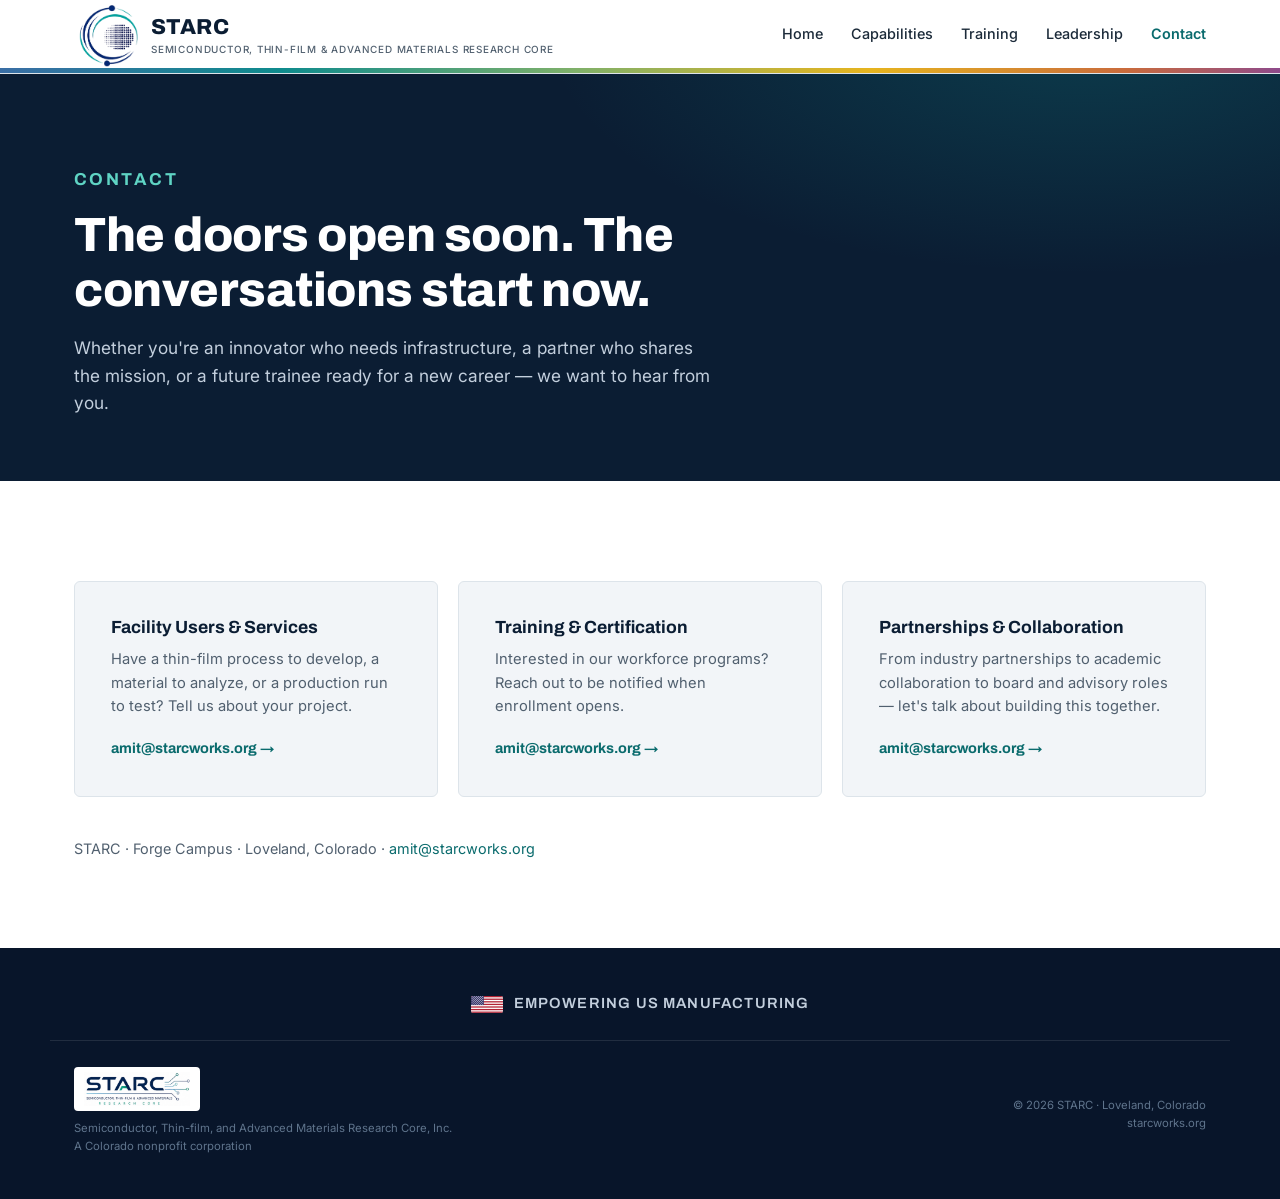
<file: contact.html>
<!DOCTYPE html>
<html lang="en">
<head>
<meta charset="UTF-8">
<meta name="viewport" content="width=device-width, initial-scale=1.0">
<title>Contact — STARC</title>
<meta name="description" content="Contact STARC — partner with us, use the facility, or enroll in training. Loveland, Colorado.">
<link rel="preconnect" href="https://fonts.googleapis.com">
<link rel="preconnect" href="https://fonts.gstatic.com" crossorigin>
<link href="https://fonts.googleapis.com/css2?family=Archivo:wght@500;600;700;800&family=Inter:wght@400;500;600&display=swap" rel="stylesheet">
<link rel="icon" href="favicon.ico?v=2" sizes="48x48">
<link rel="icon" type="image/png" href="favicon-32.png?v=2" sizes="32x32">
<link rel="icon" type="image/png" href="favicon-192.png?v=2" sizes="192x192">
<link rel="apple-touch-icon" href="apple-touch-icon.png?v=2">
<link rel="stylesheet" href="style.css">
</head>
<body>

<header>
  <div class="wrap nav">
    <a class="logo" href="index.html">
      <img class="logo-img" src="logo-mark.png" alt="STARC logo">
      <div>
        <span class="logo-text">STARC</span>
        <span class="logo-sub">Semiconductor, Thin-film &amp; Advanced Materials Research Core</span>
      </div>
    </a>
    <nav aria-label="Primary">
      <ul>
        <li><a href="index.html">Home</a></li>
        <li><a href="capabilities.html">Capabilities</a></li>
        <li><a href="training.html">Training</a></li>
        <li><a href="leadership.html">Leadership</a></li>
        <li><a href="contact.html" class="active">Contact</a></li>
      </ul>
    </nav>
  </div>
  <div class="film-stripe" aria-hidden="true"></div>
</header>

<main>

<section class="page-hero">
  <div class="wrap">
    <p class="eyebrow">Contact</p>
    <h1>The doors open soon. The conversations start now.</h1>
    <p>Whether you're an innovator who needs infrastructure, a partner who shares the mission, or a future trainee ready for a new career — we want to hear from you.</p>
  </div>
</section>

<section class="contact-page">
  <div class="wrap">
    <div class="contact-grid">
      <div class="contact-card reveal">
        <h3>Facility Users &amp; Services</h3>
        <p>Have a thin-film process to develop, a material to analyze, or a production run to test? Tell us about your project.</p>
        <a class="cta" href="mailto:amit@starcworks.org?subject=Facility%20Inquiry">amit@starcworks.org →</a>
      </div>
      <div class="contact-card reveal">
        <h3>Training &amp; Certification</h3>
        <p>Interested in our workforce programs? Reach out to be notified when enrollment opens.</p>
        <a class="cta" href="mailto:amit@starcworks.org?subject=Training%20Inquiry">amit@starcworks.org →</a>
      </div>
      <div class="contact-card reveal">
        <h3>Partnerships &amp; Collaboration</h3>
        <p>From industry partnerships to academic collaboration to board and advisory roles — let's talk about building this together.</p>
        <a class="cta" href="mailto:amit@starcworks.org?subject=Partnership%20Inquiry">amit@starcworks.org →</a>
      </div>
    </div>
    <p style="margin-top:40px;color:var(--slate);font-size:.9rem">STARC · Forge Campus · Loveland, Colorado · <a href="mailto:amit@starcworks.org">amit@starcworks.org</a></p>
  </div>
</section>

</main>

<footer>
  <div class="wrap flag-line">
    <svg class="us-flag" viewBox="0 0 38 20" xmlns="http://www.w3.org/2000/svg" role="img" aria-label="United States flag"><rect width="38" height="20" fill="#fff"/><rect y="0.00" width="38" height="1.54" fill="#B22234"/><rect y="3.08" width="38" height="1.54" fill="#B22234"/><rect y="6.15" width="38" height="1.54" fill="#B22234"/><rect y="9.23" width="38" height="1.54" fill="#B22234"/><rect y="12.31" width="38" height="1.54" fill="#B22234"/><rect y="15.38" width="38" height="1.54" fill="#B22234"/><rect y="18.46" width="38" height="1.54" fill="#B22234"/><rect width="15.2" height="10.77" fill="#3C3B6E"/><g fill="#fff"><circle cx="1.27" cy="0.60" r=".5"/><circle cx="3.80" cy="0.60" r=".5"/><circle cx="6.33" cy="0.60" r=".5"/><circle cx="8.87" cy="0.60" r=".5"/><circle cx="11.40" cy="0.60" r=".5"/><circle cx="13.93" cy="0.60" r=".5"/><circle cx="2.53" cy="1.80" r=".5"/><circle cx="5.07" cy="1.80" r=".5"/><circle cx="7.60" cy="1.80" r=".5"/><circle cx="10.13" cy="1.80" r=".5"/><circle cx="12.67" cy="1.80" r=".5"/><circle cx="1.27" cy="2.99" r=".5"/><circle cx="3.80" cy="2.99" r=".5"/><circle cx="6.33" cy="2.99" r=".5"/><circle cx="8.87" cy="2.99" r=".5"/><circle cx="11.40" cy="2.99" r=".5"/><circle cx="13.93" cy="2.99" r=".5"/><circle cx="2.53" cy="4.19" r=".5"/><circle cx="5.07" cy="4.19" r=".5"/><circle cx="7.60" cy="4.19" r=".5"/><circle cx="10.13" cy="4.19" r=".5"/><circle cx="12.67" cy="4.19" r=".5"/><circle cx="1.27" cy="5.38" r=".5"/><circle cx="3.80" cy="5.38" r=".5"/><circle cx="6.33" cy="5.38" r=".5"/><circle cx="8.87" cy="5.38" r=".5"/><circle cx="11.40" cy="5.38" r=".5"/><circle cx="13.93" cy="5.38" r=".5"/><circle cx="2.53" cy="6.58" r=".5"/><circle cx="5.07" cy="6.58" r=".5"/><circle cx="7.60" cy="6.58" r=".5"/><circle cx="10.13" cy="6.58" r=".5"/><circle cx="12.67" cy="6.58" r=".5"/><circle cx="1.27" cy="7.78" r=".5"/><circle cx="3.80" cy="7.78" r=".5"/><circle cx="6.33" cy="7.78" r=".5"/><circle cx="8.87" cy="7.78" r=".5"/><circle cx="11.40" cy="7.78" r=".5"/><circle cx="13.93" cy="7.78" r=".5"/><circle cx="2.53" cy="8.97" r=".5"/><circle cx="5.07" cy="8.97" r=".5"/><circle cx="7.60" cy="8.97" r=".5"/><circle cx="10.13" cy="8.97" r=".5"/><circle cx="12.67" cy="8.97" r=".5"/><circle cx="1.27" cy="10.17" r=".5"/><circle cx="3.80" cy="10.17" r=".5"/><circle cx="6.33" cy="10.17" r=".5"/><circle cx="8.87" cy="10.17" r=".5"/><circle cx="11.40" cy="10.17" r=".5"/><circle cx="13.93" cy="10.17" r=".5"/></g></svg>
    <span>Empowering US Manufacturing</span>
  </div>
  <div class="wrap foot">
    <div>
      <img class="foot-logo" src="logo-full.png" alt="STARC">
      <small>Semiconductor, Thin-film, and Advanced Materials Research Core, Inc.<br>A Colorado nonprofit corporation</small>
    </div>
    <div class="foot-right">
      <small>© 2026 STARC · Loveland, Colorado<br>starcworks.org</small>
    </div>
  </div>
</footer>

<script src="reveal.js"></script>
</body>
</html>
</file>
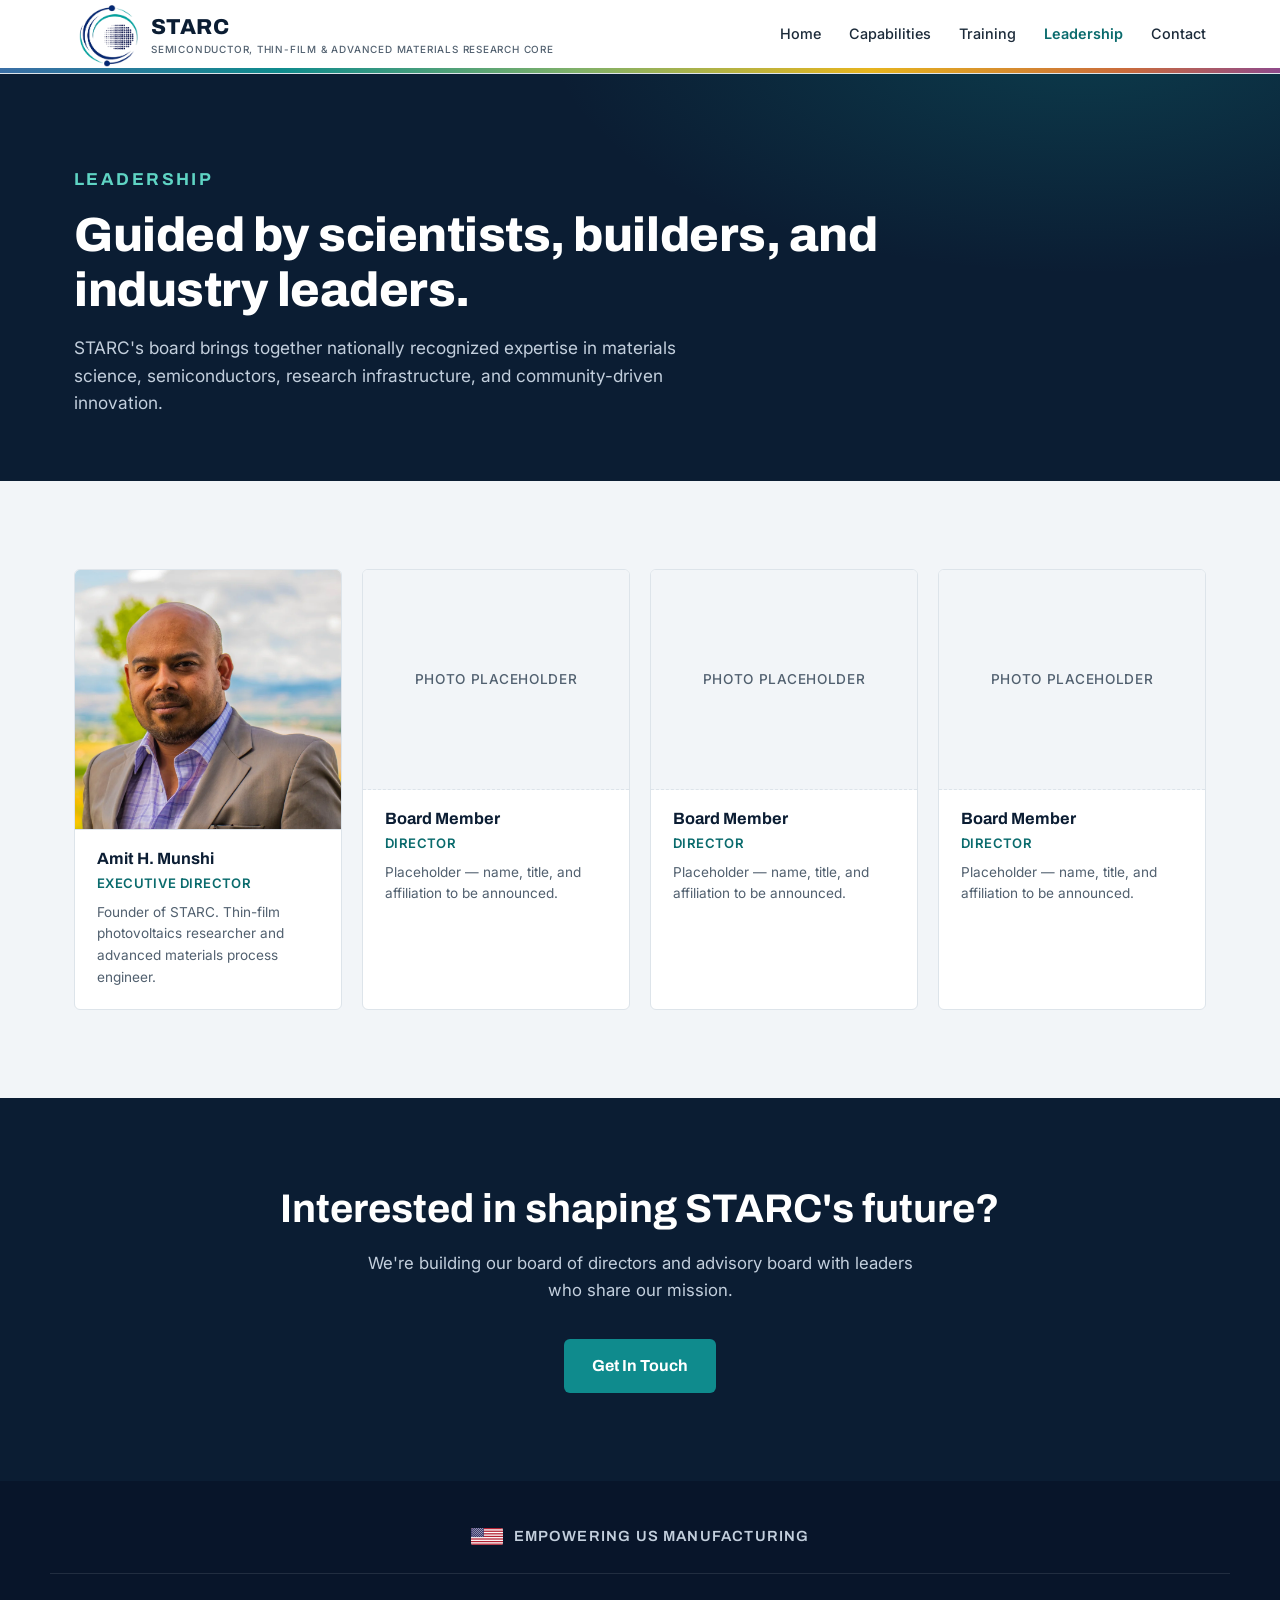
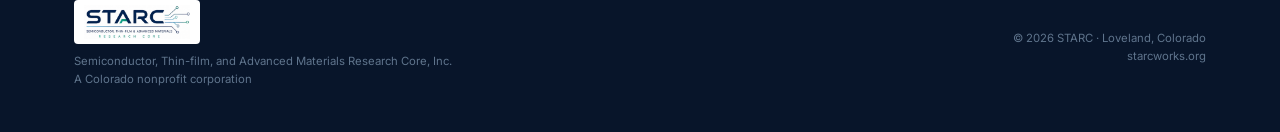
<file: leadership.html>
<!DOCTYPE html>
<html lang="en">
<head>
<meta charset="UTF-8">
<meta name="viewport" content="width=device-width, initial-scale=1.0">
<title>Leadership — STARC</title>
<meta name="description" content="STARC's board of directors and leadership — nationally recognized expertise in materials science, semiconductors, and research infrastructure.">
<link rel="preconnect" href="https://fonts.googleapis.com">
<link rel="preconnect" href="https://fonts.gstatic.com" crossorigin>
<link href="https://fonts.googleapis.com/css2?family=Archivo:wght@500;600;700;800&family=Inter:wght@400;500;600&display=swap" rel="stylesheet">
<link rel="icon" href="favicon.ico?v=2" sizes="48x48">
<link rel="icon" type="image/png" href="favicon-32.png?v=2" sizes="32x32">
<link rel="icon" type="image/png" href="favicon-192.png?v=2" sizes="192x192">
<link rel="apple-touch-icon" href="apple-touch-icon.png?v=2">
<link rel="stylesheet" href="style.css">
</head>
<body>

<header>
  <div class="wrap nav">
    <a class="logo" href="index.html">
      <img class="logo-img" src="logo-mark.png" alt="STARC logo">
      <div>
        <span class="logo-text">STARC</span>
        <span class="logo-sub">Semiconductor, Thin-film &amp; Advanced Materials Research Core</span>
      </div>
    </a>
    <nav aria-label="Primary">
      <ul>
        <li><a href="index.html">Home</a></li>
        <li><a href="capabilities.html">Capabilities</a></li>
        <li><a href="training.html">Training</a></li>
        <li><a href="leadership.html" class="active">Leadership</a></li>
        <li><a href="contact.html">Contact</a></li>
      </ul>
    </nav>
  </div>
  <div class="film-stripe" aria-hidden="true"></div>
</header>

<main>

<section class="page-hero">
  <div class="wrap">
    <p class="eyebrow">Leadership</p>
    <h1>Guided by scientists, builders, and industry leaders.</h1>
    <p>STARC's board brings together nationally recognized expertise in materials science, semiconductors, research infrastructure, and community-driven innovation.</p>
  </div>
</section>

<section class="board">
  <div class="wrap">
    <div class="board-grid">
      <div class="person reveal">
        <img class="photo" src="images/amit-munshi.webp" alt="Amit H. Munshi" loading="lazy">
        <div class="person-body">
          <h4>Amit H. Munshi</h4>
          <p class="role">Executive Director</p>
          <p>Founder of STARC. Thin-film photovoltaics researcher and advanced materials process engineer.</p>
        </div>
      </div>
      <div class="person reveal">
        <div class="img-ph">Photo placeholder</div>
        <div class="person-body">
          <h4>Board Member</h4>
          <p class="role">Director</p>
          <p>Placeholder — name, title, and affiliation to be announced.</p>
        </div>
      </div>
      <div class="person reveal">
        <div class="img-ph">Photo placeholder</div>
        <div class="person-body">
          <h4>Board Member</h4>
          <p class="role">Director</p>
          <p>Placeholder — name, title, and affiliation to be announced.</p>
        </div>
      </div>
      <div class="person reveal">
        <div class="img-ph">Photo placeholder</div>
        <div class="person-body">
          <h4>Board Member</h4>
          <p class="role">Director</p>
          <p>Placeholder — name, title, and affiliation to be announced.</p>
        </div>
      </div>
    </div>
  </div>
</section>

<section class="contact">
  <div class="wrap">
    <h2 class="reveal">Interested in shaping STARC's future?</h2>
    <p class="reveal">We're building our board of directors and advisory board with leaders who share our mission.</p>
    <a class="btn btn-primary reveal" href="contact.html">Get In Touch</a>
  </div>
</section>

</main>

<footer>
  <div class="wrap flag-line">
    <svg class="us-flag" viewBox="0 0 38 20" xmlns="http://www.w3.org/2000/svg" role="img" aria-label="United States flag"><rect width="38" height="20" fill="#fff"/><rect y="0.00" width="38" height="1.54" fill="#B22234"/><rect y="3.08" width="38" height="1.54" fill="#B22234"/><rect y="6.15" width="38" height="1.54" fill="#B22234"/><rect y="9.23" width="38" height="1.54" fill="#B22234"/><rect y="12.31" width="38" height="1.54" fill="#B22234"/><rect y="15.38" width="38" height="1.54" fill="#B22234"/><rect y="18.46" width="38" height="1.54" fill="#B22234"/><rect width="15.2" height="10.77" fill="#3C3B6E"/><g fill="#fff"><circle cx="1.27" cy="0.60" r=".5"/><circle cx="3.80" cy="0.60" r=".5"/><circle cx="6.33" cy="0.60" r=".5"/><circle cx="8.87" cy="0.60" r=".5"/><circle cx="11.40" cy="0.60" r=".5"/><circle cx="13.93" cy="0.60" r=".5"/><circle cx="2.53" cy="1.80" r=".5"/><circle cx="5.07" cy="1.80" r=".5"/><circle cx="7.60" cy="1.80" r=".5"/><circle cx="10.13" cy="1.80" r=".5"/><circle cx="12.67" cy="1.80" r=".5"/><circle cx="1.27" cy="2.99" r=".5"/><circle cx="3.80" cy="2.99" r=".5"/><circle cx="6.33" cy="2.99" r=".5"/><circle cx="8.87" cy="2.99" r=".5"/><circle cx="11.40" cy="2.99" r=".5"/><circle cx="13.93" cy="2.99" r=".5"/><circle cx="2.53" cy="4.19" r=".5"/><circle cx="5.07" cy="4.19" r=".5"/><circle cx="7.60" cy="4.19" r=".5"/><circle cx="10.13" cy="4.19" r=".5"/><circle cx="12.67" cy="4.19" r=".5"/><circle cx="1.27" cy="5.38" r=".5"/><circle cx="3.80" cy="5.38" r=".5"/><circle cx="6.33" cy="5.38" r=".5"/><circle cx="8.87" cy="5.38" r=".5"/><circle cx="11.40" cy="5.38" r=".5"/><circle cx="13.93" cy="5.38" r=".5"/><circle cx="2.53" cy="6.58" r=".5"/><circle cx="5.07" cy="6.58" r=".5"/><circle cx="7.60" cy="6.58" r=".5"/><circle cx="10.13" cy="6.58" r=".5"/><circle cx="12.67" cy="6.58" r=".5"/><circle cx="1.27" cy="7.78" r=".5"/><circle cx="3.80" cy="7.78" r=".5"/><circle cx="6.33" cy="7.78" r=".5"/><circle cx="8.87" cy="7.78" r=".5"/><circle cx="11.40" cy="7.78" r=".5"/><circle cx="13.93" cy="7.78" r=".5"/><circle cx="2.53" cy="8.97" r=".5"/><circle cx="5.07" cy="8.97" r=".5"/><circle cx="7.60" cy="8.97" r=".5"/><circle cx="10.13" cy="8.97" r=".5"/><circle cx="12.67" cy="8.97" r=".5"/><circle cx="1.27" cy="10.17" r=".5"/><circle cx="3.80" cy="10.17" r=".5"/><circle cx="6.33" cy="10.17" r=".5"/><circle cx="8.87" cy="10.17" r=".5"/><circle cx="11.40" cy="10.17" r=".5"/><circle cx="13.93" cy="10.17" r=".5"/></g></svg>
    <span>Empowering US Manufacturing</span>
  </div>
  <div class="wrap foot">
    <div>
      <img class="foot-logo" src="logo-full.png" alt="STARC">
      <small>Semiconductor, Thin-film, and Advanced Materials Research Core, Inc.<br>A Colorado nonprofit corporation</small>
    </div>
    <div class="foot-right">
      <small>© 2026 STARC · Loveland, Colorado<br>starcworks.org</small>
    </div>
  </div>
</footer>

<script src="reveal.js"></script>
</body>
</html>
</file>
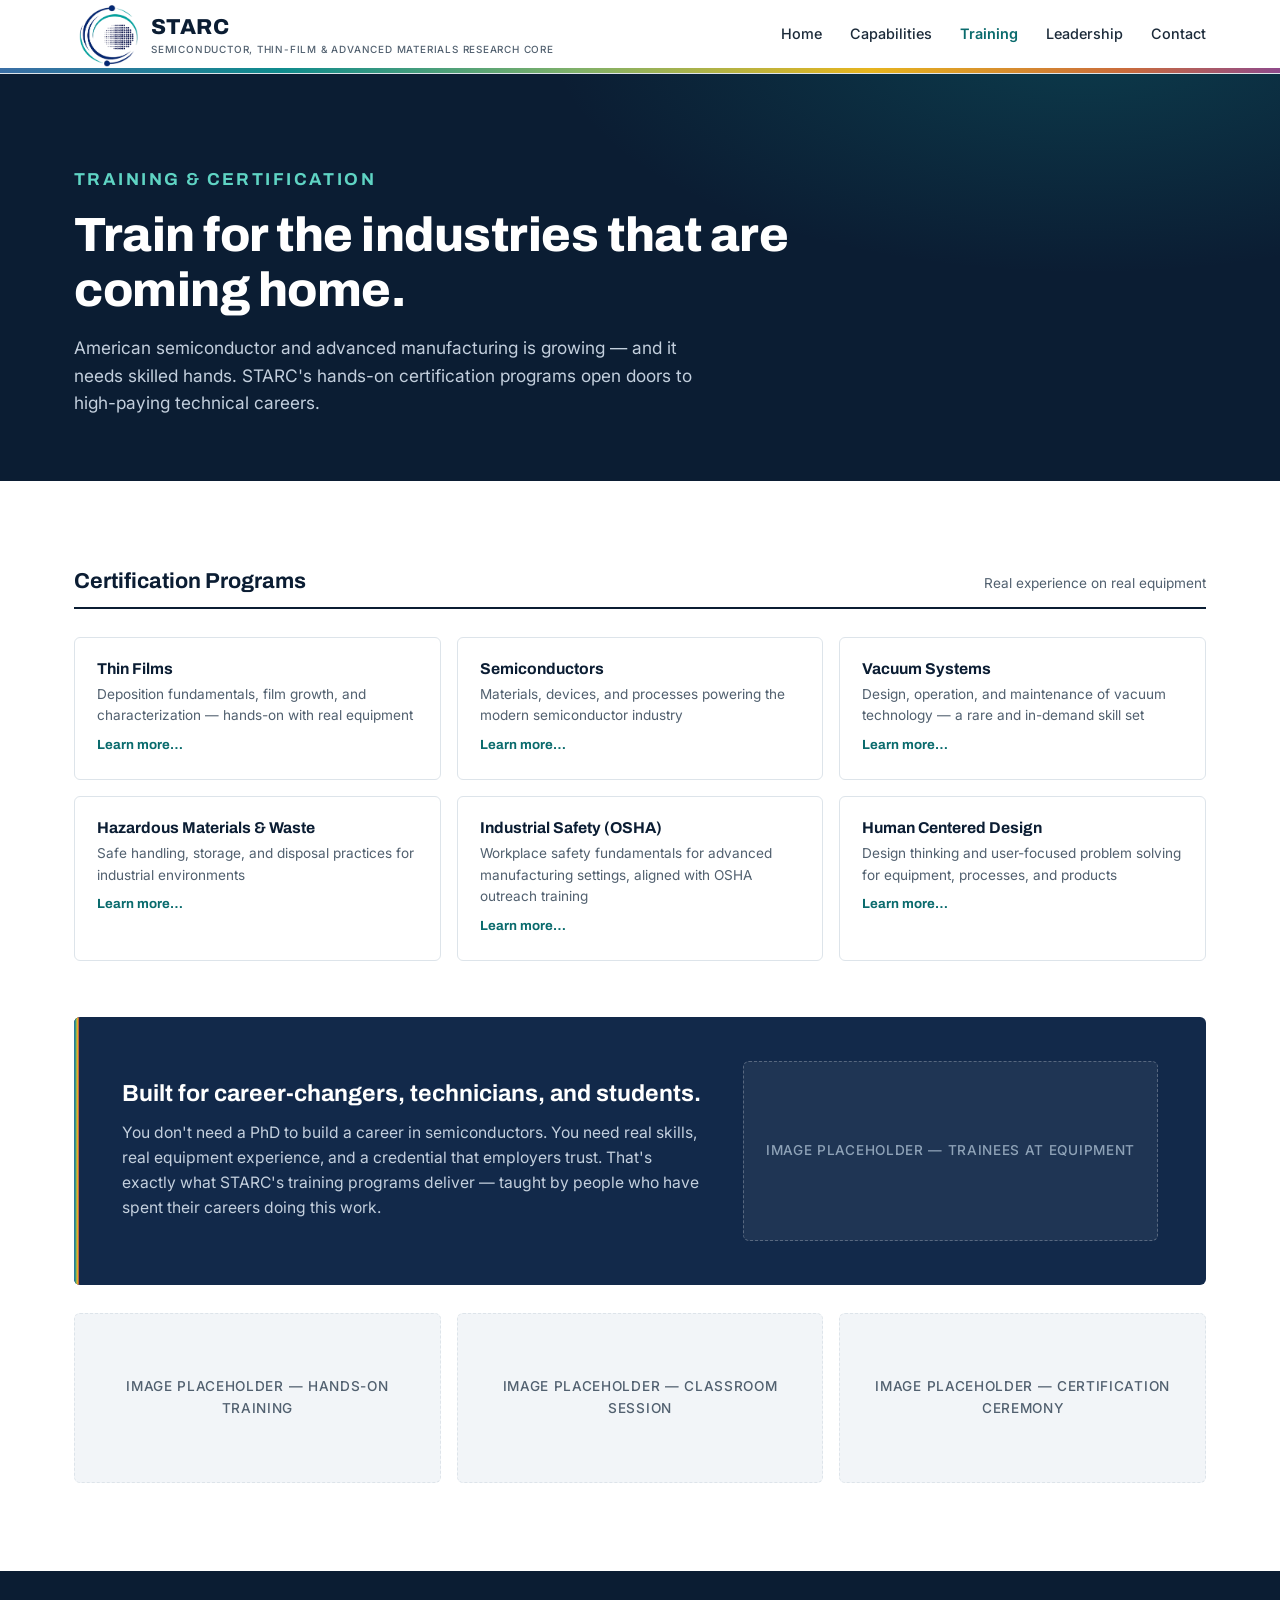
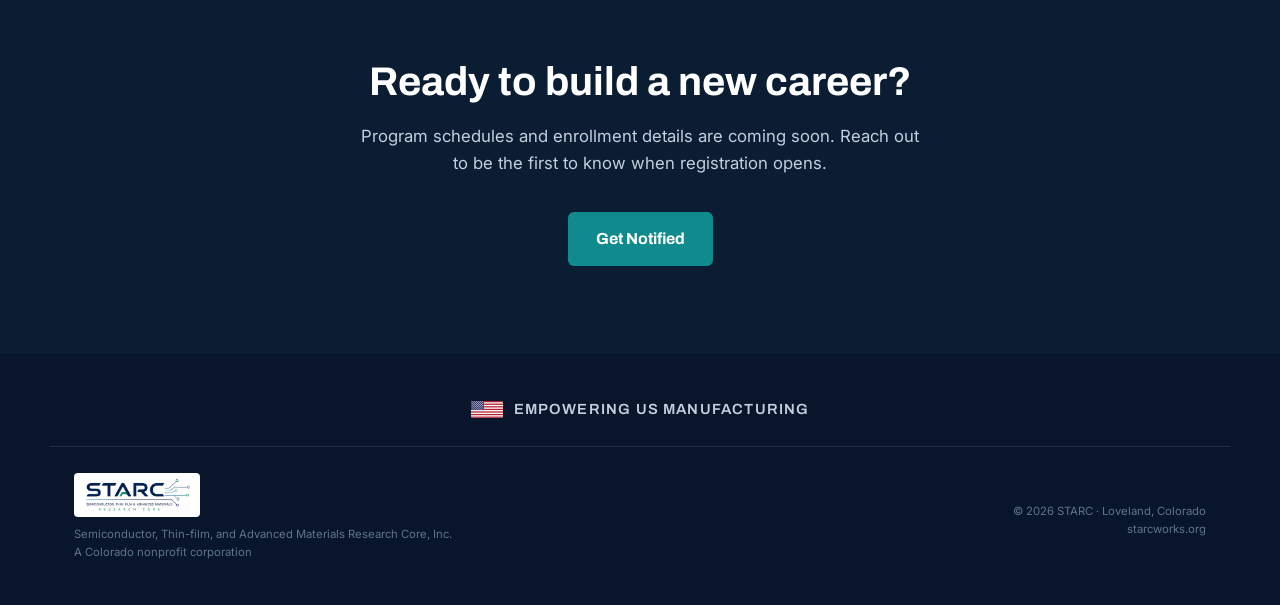
<file: training.html>
<!DOCTYPE html>
<html lang="en">
<head>
<meta charset="UTF-8">
<meta name="viewport" content="width=device-width, initial-scale=1.0">
<title>Training &amp; Certification — STARC</title>
<meta name="description" content="Hands-on workforce training and certification in thin films, semiconductors, vacuum systems, hazardous materials handling, and industrial safety.">
<link rel="preconnect" href="https://fonts.googleapis.com">
<link rel="preconnect" href="https://fonts.gstatic.com" crossorigin>
<link href="https://fonts.googleapis.com/css2?family=Archivo:wght@500;600;700;800&family=Inter:wght@400;500;600&display=swap" rel="stylesheet">
<link rel="icon" href="favicon.ico?v=2" sizes="48x48">
<link rel="icon" type="image/png" href="favicon-32.png?v=2" sizes="32x32">
<link rel="icon" type="image/png" href="favicon-192.png?v=2" sizes="192x192">
<link rel="apple-touch-icon" href="apple-touch-icon.png?v=2">
<link rel="stylesheet" href="style.css">
</head>
<body>

<header>
  <div class="wrap nav">
    <a class="logo" href="index.html">
      <img class="logo-img" src="logo-mark.png" alt="STARC logo">
      <div>
        <span class="logo-text">STARC</span>
        <span class="logo-sub">Semiconductor, Thin-film &amp; Advanced Materials Research Core</span>
      </div>
    </a>
    <nav aria-label="Primary">
      <ul>
        <li><a href="index.html">Home</a></li>
        <li><a href="capabilities.html">Capabilities</a></li>
        <li><a href="training.html" class="active">Training</a></li>
        <li><a href="leadership.html">Leadership</a></li>
        <li><a href="contact.html">Contact</a></li>
      </ul>
    </nav>
  </div>
  <div class="film-stripe" aria-hidden="true"></div>
</header>

<main>

<section class="page-hero">
  <div class="wrap">
    <p class="eyebrow">Training &amp; Certification</p>
    <h1>Train for the industries that are coming home.</h1>
    <p>American semiconductor and advanced manufacturing is growing — and it needs skilled hands. STARC's hands-on certification programs open doors to high-paying technical careers.</p>
  </div>
</section>

<section class="caps">
  <div class="wrap">
    <div class="cap-block reveal">
      <div class="cap-head">
        <h3>Certification Programs</h3>
        <span class="cap-note">Real experience on real equipment</span>
      </div>
      <div class="tile-grid grid-3">
        <div class="tile">
          <h4>Thin Films</h4>
          <p>Deposition fundamentals, film growth, and characterization — hands-on with real equipment</p>
          <button class="learn-more" type="button" data-open="modThinFilms">Learn more…</button>
        </div>
        <div class="tile">
          <h4>Semiconductors</h4>
          <p>Materials, devices, and processes powering the modern semiconductor industry</p>
          <button class="learn-more" type="button" data-open="modSemiconductors">Learn more…</button>
        </div>
        <div class="tile">
          <h4>Vacuum Systems</h4>
          <p>Design, operation, and maintenance of vacuum technology — a rare and in-demand skill set</p>
          <button class="learn-more" type="button" data-open="modVacuum">Learn more…</button>
        </div>
        <div class="tile">
          <h4>Hazardous Materials &amp; Waste</h4>
          <p>Safe handling, storage, and disposal practices for industrial environments</p>
          <button class="learn-more" type="button" data-open="modHazmat">Learn more…</button>
        </div>
        <div class="tile">
          <h4>Industrial Safety (OSHA)</h4>
          <p>Workplace safety fundamentals for advanced manufacturing settings, aligned with OSHA outreach training</p>
          <button class="learn-more" type="button" data-open="modSafety">Learn more…</button>
        </div>
        <div class="tile">
          <h4>Human Centered Design</h4>
          <p>Design thinking and user-focused problem solving for equipment, processes, and products</p>
          <button class="learn-more" type="button" data-open="modHCD">Learn more…</button>
        </div>
      </div>

      <div class="train-banner">
        <div>
          <h3>Built for career-changers, technicians, and students.</h3>
          <p>You don't need a PhD to build a career in semiconductors. You need real skills, real equipment experience, and a credential that employers trust. That's exactly what STARC's training programs deliver — taught by people who have spent their careers doing this work.</p>
        </div>
        <div class="img-ph">Image placeholder — trainees at equipment</div>
      </div>

      <div class="cap-img-row">
        <div class="img-ph">Image placeholder — hands-on training</div>
        <div class="img-ph">Image placeholder — classroom session</div>
        <div class="img-ph">Image placeholder — certification ceremony</div>
      </div>
    </div>
  </div>
</section>

<section class="contact">
  <div class="wrap">
    <h2 class="reveal">Ready to build a new career?</h2>
    <p class="reveal">Program schedules and enrollment details are coming soon. Reach out to be the first to know when registration opens.</p>
    <a class="btn btn-primary reveal" href="contact.html">Get Notified</a>
  </div>
</section>

<div class="modal-overlay" id="modThinFilms" hidden>
  <div class="modal" role="dialog" aria-modal="true" aria-labelledby="modThinFilmsTitle">
    <button class="modal-close" type="button" aria-label="Close">&times;</button>
    <h3 id="modThinFilmsTitle">Thin Films Certification</h3>
    <span class="duration">6 weeks · ~48 hours · lecture + hands-on lab</span>
    <p>A hands-on introduction to how thin films are made, measured, and used. Trainees run real deposition equipment, build multilayer film stacks, and learn to read what a film is telling them — the core skill set of the coating and semiconductor industries.</p>
    <h4 class="topics-head">Topics covered</h4>
    <ul class="topics">
      <li>Thin-film fundamentals — nucleation, growth modes, and microstructure</li>
      <li>Sputter deposition — DC and RF magnetron sources, targets, and plasmas</li>
      <li>Thermal evaporation — sources, boats, and metallization practice</li>
      <li>Process parameters — pressure, power, temperature, and gas flow, and how each shapes the film</li>
      <li>Substrate preparation, cleaning, and adhesion</li>
      <li>Film thickness and uniformity metrology</li>
      <li>Film stress, defects, and common failure modes</li>
      <li>Post-deposition treatments — annealing and crystallization</li>
      <li>Characterization basics — microscopy, profilometry, and optical inspection</li>
      <li>Capstone lab — design, deposit, and qualify a multilayer film stack</li>
    </ul>
  </div>
</div>

<div class="modal-overlay" id="modSemiconductors" hidden>
  <div class="modal" role="dialog" aria-modal="true" aria-labelledby="modSemiconductorsTitle">
    <button class="modal-close" type="button" aria-label="Close">&times;</button>
    <h3 id="modSemiconductorsTitle">Semiconductors Certification</h3>
    <span class="duration">8 weeks · ~64 hours · lecture + hands-on lab</span>
    <p>The materials, devices, and manufacturing processes behind the modern semiconductor industry — taught for technicians and career-changers, not theorists. Trainees leave able to speak the language of a fab and handle wafers and processes with confidence.</p>
    <h4 class="topics-head">Topics covered</h4>
    <ul class="topics">
      <li>Semiconductor materials — silicon, compound semiconductors, and why band gaps matter</li>
      <li>Doping, junctions, and how devices switch</li>
      <li>Device overview — diodes, transistors, sensors, and photovoltaics</li>
      <li>Wafer handling, contamination control, and cleanroom protocol</li>
      <li>The process flow — deposition, lithography and patterning, etch, and thermal steps</li>
      <li>Thin-film deposition for devices — hands-on on STARC equipment</li>
      <li>Electrical testing — I–V and C–V measurement, four-point probe</li>
      <li>Metrology, defects, and yield — finding and fixing what went wrong</li>
      <li>The semiconductor industry landscape — roles, supply chain, and career paths</li>
      <li>Capstone — build and electrically qualify a simple device structure</li>
    </ul>
  </div>
</div>

<div class="modal-overlay" id="modVacuum" hidden>
  <div class="modal" role="dialog" aria-modal="true" aria-labelledby="modVacuumTitle">
    <button class="modal-close" type="button" aria-label="Close">&times;</button>
    <h3 id="modVacuumTitle">Vacuum Systems Certification</h3>
    <span class="duration">6 weeks · ~48 hours · lecture + hands-on lab</span>
    <p>Vacuum technology underpins every deposition tool, and people who can design, operate, and troubleshoot vacuum systems are rare and in demand. This program covers the full stack — from gas physics to leak hunting on real hardware.</p>
    <h4 class="topics-head">Topics covered</h4>
    <ul class="topics">
      <li>Vacuum fundamentals — pressure ranges, gas laws, and mean free path</li>
      <li>Roughing pumps — rotary vane, scroll, and dry pumps</li>
      <li>High-vacuum pumps — turbomolecular, diffusion, and cryo pumps</li>
      <li>Pressure measurement — Pirani, capacitance manometer, and ion gauges</li>
      <li>Hardware — flanges and seals (KF, ISO, CF), valves, and feedthroughs</li>
      <li>System design — conductance, pump sizing, and pump-down behavior</li>
      <li>Leak detection — helium mass-spectrometer leak hunting on real systems</li>
      <li>Residual gas analysis and contamination diagnosis</li>
      <li>Preventive maintenance, rebuild practice, and troubleshooting</li>
      <li>Capstone — bring a vacuum system from atmosphere to base pressure and certify it leak-tight</li>
    </ul>
  </div>
</div>

<div class="modal-overlay" id="modHazmat" hidden>
  <div class="modal" role="dialog" aria-modal="true" aria-labelledby="modHazmatTitle">
    <button class="modal-close" type="button" aria-label="Close">&times;</button>
    <h3 id="modHazmatTitle">Hazardous Materials &amp; Waste Certification</h3>
    <span class="duration">2 weeks · ~16 hours · lecture + practical exercises</span>
    <p>Safe handling, storage, and disposal of the chemicals and materials found in industrial and research settings. Practical, regulation-aware training that employers can rely on from day one.</p>
    <h4 class="topics-head">Topics covered</h4>
    <ul class="topics">
      <li>Hazard communication — GHS labeling and reading Safety Data Sheets</li>
      <li>Chemical storage, segregation, and compatibility</li>
      <li>Personal protective equipment — selection, use, and limitations</li>
      <li>Compressed gases and cryogens — cylinders, regulators, and safe handling</li>
      <li>Heavy metals and toxic materials handling</li>
      <li>Waste streams — identification, labeling, accumulation, and manifests (RCRA basics)</li>
      <li>Spill prevention and response</li>
      <li>Exposure monitoring and hygiene practices</li>
      <li>Emergency procedures and incident reporting</li>
    </ul>
  </div>
</div>

<div class="modal-overlay" id="modSafety" hidden>
  <div class="modal" role="dialog" aria-modal="true" aria-labelledby="modSafetyTitle">
    <button class="modal-close" type="button" aria-label="Close">&times;</button>
    <h3 id="modSafetyTitle">Industrial Safety (OSHA) Certification</h3>
    <span class="duration">2 weeks · ~20 hours · aligned with OSHA outreach training</span>
    <p>Workplace safety fundamentals for advanced manufacturing environments, aligned with OSHA general-industry outreach training. Graduates understand both their rights and the practices that keep a shop floor running without incident.</p>
    <h4 class="topics-head">Topics covered</h4>
    <ul class="topics">
      <li>The OSHA framework — standards, inspections, and worker rights</li>
      <li>Hazard identification and job-safety analysis</li>
      <li>Hazard communication and chemical safety</li>
      <li>Lockout/tagout — controlling hazardous energy</li>
      <li>Electrical safety in industrial settings</li>
      <li>Machine guarding and hand/power tool safety</li>
      <li>Walking and working surfaces, ladders, and material handling</li>
      <li>Fire prevention, egress, and emergency action plans</li>
      <li>PPE and ergonomics</li>
      <li>Incident investigation, recordkeeping, and reporting</li>
    </ul>
  </div>
</div>

<div class="modal-overlay" id="modHCD" hidden>
  <div class="modal" role="dialog" aria-modal="true" aria-labelledby="modHCDTitle">
    <button class="modal-close" type="button" aria-label="Close">&times;</button>
    <h3 id="modHCDTitle">Human Centered Design Certification</h3>
    <span class="duration">4 weeks · ~32 hours · workshop format with team project</span>
    <p>A workshop-style program in design thinking: how to understand the people who will use a product, process, or piece of equipment, and design for them from the start. Valuable for technicians, engineers, and entrepreneurs alike.</p>
    <h4 class="topics-head">Topics covered</h4>
    <ul class="topics">
      <li>The human-centered design process — empathize, define, ideate, prototype, test</li>
      <li>User research — interviews, observation, and journey mapping</li>
      <li>Defining the real problem — needs statements and requirements</li>
      <li>Ideation techniques and concept selection</li>
      <li>Rapid prototyping — from sketches to functional mockups</li>
      <li>Usability evaluation and design iteration</li>
      <li>Designing for safety, accessibility, and error prevention in equipment and processes</li>
      <li>Communicating design decisions to stakeholders</li>
      <li>Capstone — a team design project taken from user research to tested prototype</li>
    </ul>
  </div>
</div>

</main>

<footer>
  <div class="wrap flag-line">
    <svg class="us-flag" viewBox="0 0 38 20" xmlns="http://www.w3.org/2000/svg" role="img" aria-label="United States flag"><rect width="38" height="20" fill="#fff"/><rect y="0.00" width="38" height="1.54" fill="#B22234"/><rect y="3.08" width="38" height="1.54" fill="#B22234"/><rect y="6.15" width="38" height="1.54" fill="#B22234"/><rect y="9.23" width="38" height="1.54" fill="#B22234"/><rect y="12.31" width="38" height="1.54" fill="#B22234"/><rect y="15.38" width="38" height="1.54" fill="#B22234"/><rect y="18.46" width="38" height="1.54" fill="#B22234"/><rect width="15.2" height="10.77" fill="#3C3B6E"/><g fill="#fff"><circle cx="1.27" cy="0.60" r=".5"/><circle cx="3.80" cy="0.60" r=".5"/><circle cx="6.33" cy="0.60" r=".5"/><circle cx="8.87" cy="0.60" r=".5"/><circle cx="11.40" cy="0.60" r=".5"/><circle cx="13.93" cy="0.60" r=".5"/><circle cx="2.53" cy="1.80" r=".5"/><circle cx="5.07" cy="1.80" r=".5"/><circle cx="7.60" cy="1.80" r=".5"/><circle cx="10.13" cy="1.80" r=".5"/><circle cx="12.67" cy="1.80" r=".5"/><circle cx="1.27" cy="2.99" r=".5"/><circle cx="3.80" cy="2.99" r=".5"/><circle cx="6.33" cy="2.99" r=".5"/><circle cx="8.87" cy="2.99" r=".5"/><circle cx="11.40" cy="2.99" r=".5"/><circle cx="13.93" cy="2.99" r=".5"/><circle cx="2.53" cy="4.19" r=".5"/><circle cx="5.07" cy="4.19" r=".5"/><circle cx="7.60" cy="4.19" r=".5"/><circle cx="10.13" cy="4.19" r=".5"/><circle cx="12.67" cy="4.19" r=".5"/><circle cx="1.27" cy="5.38" r=".5"/><circle cx="3.80" cy="5.38" r=".5"/><circle cx="6.33" cy="5.38" r=".5"/><circle cx="8.87" cy="5.38" r=".5"/><circle cx="11.40" cy="5.38" r=".5"/><circle cx="13.93" cy="5.38" r=".5"/><circle cx="2.53" cy="6.58" r=".5"/><circle cx="5.07" cy="6.58" r=".5"/><circle cx="7.60" cy="6.58" r=".5"/><circle cx="10.13" cy="6.58" r=".5"/><circle cx="12.67" cy="6.58" r=".5"/><circle cx="1.27" cy="7.78" r=".5"/><circle cx="3.80" cy="7.78" r=".5"/><circle cx="6.33" cy="7.78" r=".5"/><circle cx="8.87" cy="7.78" r=".5"/><circle cx="11.40" cy="7.78" r=".5"/><circle cx="13.93" cy="7.78" r=".5"/><circle cx="2.53" cy="8.97" r=".5"/><circle cx="5.07" cy="8.97" r=".5"/><circle cx="7.60" cy="8.97" r=".5"/><circle cx="10.13" cy="8.97" r=".5"/><circle cx="12.67" cy="8.97" r=".5"/><circle cx="1.27" cy="10.17" r=".5"/><circle cx="3.80" cy="10.17" r=".5"/><circle cx="6.33" cy="10.17" r=".5"/><circle cx="8.87" cy="10.17" r=".5"/><circle cx="11.40" cy="10.17" r=".5"/><circle cx="13.93" cy="10.17" r=".5"/></g></svg>
    <span>Empowering US Manufacturing</span>
  </div>
  <div class="wrap foot">
    <div>
      <img class="foot-logo" src="logo-full.png" alt="STARC">
      <small>Semiconductor, Thin-film, and Advanced Materials Research Core, Inc.<br>A Colorado nonprofit corporation</small>
    </div>
    <div class="foot-right">
      <small>© 2026 STARC · Loveland, Colorado<br>starcworks.org</small>
    </div>
  </div>
</footer>

<script src="reveal.js"></script>
</body>
</html>
</file>
<file: style.css>
:root{
  --navy:#0B1D33;
  --navy-2:#12294a;
  --ink:#1c2b3a;
  --slate:#51606f;
  --paper:#ffffff;
  --mist:#f2f5f8;
  --line:#dde4ea;
  --teal:#0f8b8d;
  --teal-dark:#0a6b6d;
  --film:linear-gradient(90deg,#3a6ea5 0%,#0f8b8d 22%,#7fb069 45%,#e6b41e 68%,#c96b3c 88%,#8e4a8b 100%);
  --radius:6px;
  --max:1180px;
}
*{margin:0;padding:0;box-sizing:border-box}
html{scroll-behavior:smooth}
body{font-family:'Inter',system-ui,sans-serif;color:var(--ink);background:var(--paper);line-height:1.6;font-size:16px}
h1,h2,h3,h4{font-family:'Archivo',sans-serif;line-height:1.15;color:var(--navy)}
img{max-width:100%;display:block}
a{color:var(--teal-dark);text-decoration:none}
.wrap{max-width:var(--max);margin:0 auto;padding:0 24px}
.film-stripe{height:5px;background:var(--film)}
.eyebrow{font-family:'Archivo',sans-serif;font-size:.78rem;font-weight:700;letter-spacing:.14em;text-transform:uppercase;color:var(--teal-dark);margin-bottom:14px}
section{padding:88px 0}
@media(max-width:720px){section{padding:60px 0}}

/* header */
header{position:sticky;top:0;z-index:50;background:rgba(255,255,255,.94);backdrop-filter:blur(8px);border-bottom:1px solid var(--line)}
.nav{display:flex;align-items:center;justify-content:space-between;height:68px}
.logo{display:flex;align-items:center;gap:12px}
.logo-mark{width:38px;height:38px;border-radius:4px;background:var(--navy);position:relative;overflow:hidden;flex-shrink:0}
.logo-mark::after{content:"";position:absolute;left:0;right:0;bottom:0;height:9px;background:var(--film)}
.logo-text{font-family:'Archivo',sans-serif;font-weight:800;font-size:1.35rem;letter-spacing:.02em;color:var(--navy)}
.logo-sub{font-size:.62rem;letter-spacing:.08em;color:var(--slate);text-transform:uppercase;display:block;margin-top:-3px;font-weight:500}
nav ul{display:flex;gap:28px;list-style:none}
nav a{font-size:.9rem;font-weight:500;color:var(--ink)}
nav a:hover{color:var(--teal-dark)}
nav a.active{color:var(--teal-dark);font-weight:600}
@media(max-width:860px){nav ul{gap:16px;flex-wrap:wrap}}

/* page hero (interior pages) */
.page-hero{background:var(--navy);color:#fff;padding:76px 0 64px;position:relative;overflow:hidden}
.page-hero::before{content:"";position:absolute;inset:0;background:radial-gradient(900px 400px at 85% -10%, rgba(15,139,141,.28), transparent 60%)}
.page-hero .wrap{position:relative}
.page-hero .eyebrow{color:#5fd4c4}
.page-hero h1{color:#fff;font-size:clamp(1.9rem,4.2vw,3rem);font-weight:800;max-width:820px;letter-spacing:-.01em}
.page-hero p{margin-top:16px;font-size:1.08rem;color:#c3cfdd;max-width:640px}

/* home hero */
.hero{background:var(--navy);color:#fff;padding:110px 0 120px;position:relative;overflow:hidden}
.hero::before{content:"";position:absolute;inset:0;background:
  radial-gradient(1100px 500px at 85% -10%, rgba(15,139,141,.28), transparent 60%),
  radial-gradient(700px 420px at -10% 110%, rgba(58,110,165,.25), transparent 60%)}
.hero .wrap{position:relative}
.badge{display:inline-block;font-family:'Archivo',sans-serif;font-size:.75rem;font-weight:700;letter-spacing:.16em;text-transform:uppercase;color:#fff;border:1px solid rgba(255,255,255,.35);padding:7px 16px;border-radius:100px;margin-bottom:28px}
.badge span{color:#5fd4c4}
.hero h1{color:#fff;font-size:clamp(2.1rem,5vw,3.6rem);font-weight:800;max-width:820px;letter-spacing:-.01em}
.hero h1 em{font-style:normal;background:var(--film);-webkit-background-clip:text;background-clip:text;color:transparent}
.hero p.lede{margin-top:24px;font-size:1.15rem;color:#c3cfdd;max-width:640px}
.hero-cta{margin-top:38px;display:flex;gap:16px;flex-wrap:wrap}
.btn{display:inline-block;font-family:'Archivo',sans-serif;font-weight:700;font-size:.92rem;padding:14px 28px;border-radius:var(--radius);transition:transform .15s ease,background .15s ease}
.btn-primary{background:var(--teal);color:#fff}
.btn-primary:hover{background:var(--teal-dark);transform:translateY(-1px)}
.btn-ghost{border:1px solid rgba(255,255,255,.4);color:#fff}
.btn-ghost:hover{border-color:#fff;transform:translateY(-1px)}
.hero-loc{margin-top:44px;font-size:.85rem;color:#8fa3b8;letter-spacing:.04em}
.hero-loc strong{color:#c3cfdd;font-weight:600}

/* why */
.why{background:var(--paper)}
.why-grid{display:grid;grid-template-columns:1.1fr .9fr;gap:64px;align-items:center}
@media(max-width:860px){.why-grid{grid-template-columns:1fr;gap:36px}}
.why h2{font-size:clamp(1.6rem,3.2vw,2.3rem);margin-bottom:22px}
.why p{color:var(--slate);margin-bottom:16px;font-size:1.02rem}
.why p strong{color:var(--navy)}
.why-pull{font-family:'Archivo',sans-serif;font-weight:600;font-size:1.25rem;color:var(--navy);border-left:4px solid;border-image:var(--film) 1;padding-left:20px;margin-top:26px}
.img-ph{background:var(--mist);border:1px dashed var(--line);border-radius:var(--radius);display:flex;align-items:center;justify-content:center;color:var(--slate);font-size:.85rem;letter-spacing:.05em;text-transform:uppercase;font-weight:500;text-align:center;padding:20px}
.why .img-ph{min-height:420px}

/* mission */
.mv{background:var(--mist)}
.mv-grid{display:grid;grid-template-columns:1fr 1fr;gap:28px}
@media(max-width:860px){.mv-grid{grid-template-columns:1fr}}
.mv-card{background:var(--paper);border:1px solid var(--line);border-radius:var(--radius);padding:40px;position:relative;overflow:hidden}
.mv-card::before{content:"";position:absolute;top:0;left:0;right:0;height:4px;background:var(--film)}
.mv-card h3{font-size:1.3rem;margin-bottom:14px}
.mv-card p{color:var(--slate);font-size:1rem}
.goals{margin-top:56px}
.goals h3{font-size:1.3rem;margin-bottom:26px}
.goal-list{display:grid;grid-template-columns:repeat(auto-fit,minmax(300px,1fr));gap:18px;list-style:none}
.goal-list li{background:var(--paper);border:1px solid var(--line);border-radius:var(--radius);padding:22px 24px;font-size:.95rem;color:var(--ink);display:flex;gap:14px;align-items:flex-start}
.goal-dot{width:10px;height:10px;border-radius:50%;background:var(--teal);flex-shrink:0;margin-top:7px}

/* explore cards (home page links to interior pages) */
.explore{background:var(--paper)}
.explore h2{font-size:clamp(1.6rem,3.2vw,2.3rem);margin-bottom:40px}
.explore-grid{display:grid;grid-template-columns:repeat(auto-fit,minmax(260px,1fr));gap:20px}
.explore-card{background:var(--paper);border:1px solid var(--line);border-radius:var(--radius);padding:32px;transition:border-color .15s ease,transform .15s ease;display:block}
.explore-card:hover{border-color:var(--teal);transform:translateY(-3px)}
.explore-card h3{font-size:1.15rem;margin-bottom:10px}
.explore-card p{font-size:.92rem;color:var(--slate);margin-bottom:16px}
.explore-card .go{font-family:'Archivo',sans-serif;font-weight:700;font-size:.85rem;color:var(--teal-dark)}

/* capabilities */
.caps h2{font-size:clamp(1.6rem,3.2vw,2.3rem);margin-bottom:14px}
.caps .intro{color:var(--slate);max-width:680px;margin-bottom:52px}
.cap-block{margin-bottom:64px}
.cap-block:last-child{margin-bottom:0}
.cap-head{display:flex;align-items:baseline;justify-content:space-between;gap:20px;border-bottom:2px solid var(--navy);padding-bottom:12px;margin-bottom:28px;flex-wrap:wrap}
.cap-head h3{font-size:1.35rem}
.cap-head .cap-note{font-size:.85rem;color:var(--slate)}
.tile-grid{display:grid;grid-template-columns:repeat(auto-fill,minmax(230px,1fr));gap:16px}
.tile{background:var(--paper);border:1px solid var(--line);border-radius:var(--radius);padding:22px;transition:border-color .15s ease,transform .15s ease}
.tile:hover{border-color:var(--teal);transform:translateY(-2px)}
.tile h4{font-size:.98rem;margin-bottom:6px}
.tile p{font-size:.85rem;color:var(--slate)}
.tile-icon{width:34px;height:34px;border-radius:5px;background:var(--mist);margin-bottom:14px;display:flex;align-items:center;justify-content:center}
.tile-icon svg{width:18px;height:18px;stroke:var(--teal-dark)}
.cap-img-row{display:grid;grid-template-columns:repeat(3,1fr);gap:16px;margin-top:28px}
@media(max-width:720px){.cap-img-row{grid-template-columns:1fr}}
.cap-img-row .img-ph{min-height:170px}

/* training banner */
.train-banner{background:var(--navy-2);color:#fff;border-radius:var(--radius);padding:44px 48px;margin-top:56px;display:grid;grid-template-columns:1.4fr 1fr;gap:40px;align-items:center;position:relative;overflow:hidden}
.train-banner::before{content:"";position:absolute;left:0;top:0;bottom:0;width:5px;background:var(--film)}
@media(max-width:860px){.train-banner{grid-template-columns:1fr;padding:36px 28px}}
.train-banner h3{color:#fff;font-size:1.45rem;margin-bottom:12px}
.train-banner p{color:#c3cfdd;font-size:.98rem}
.train-banner .img-ph{min-height:180px;background:rgba(255,255,255,.06);border-color:rgba(255,255,255,.25);color:#8fa3b8}

/* board */
.board{background:var(--mist)}
.board h2{font-size:clamp(1.6rem,3.2vw,2.3rem);margin-bottom:14px}
.board .intro{color:var(--slate);max-width:680px;margin-bottom:48px}
.board-grid{display:grid;grid-template-columns:repeat(auto-fill,minmax(240px,1fr));gap:20px}
.person{background:var(--paper);border:1px solid var(--line);border-radius:var(--radius);overflow:hidden}
.person .img-ph{min-height:220px;border:none;border-bottom:1px dashed var(--line);border-radius:0}
.person-body{padding:20px 22px}
.person h4{font-size:1.02rem;margin-bottom:4px}
.person .role{font-size:.82rem;color:var(--teal-dark);font-weight:600;letter-spacing:.03em;text-transform:uppercase;margin-bottom:8px}
.person p{font-size:.85rem;color:var(--slate)}

/* contact */
.contact{background:var(--navy);color:#fff;text-align:center}
.contact h2{color:#fff;font-size:clamp(1.7rem,3.4vw,2.5rem);max-width:760px;margin:0 auto 18px}
.contact p{color:#c3cfdd;max-width:560px;margin:0 auto 36px;font-size:1.05rem}
.contact .btn-primary{font-size:1rem}
.contact .note{margin-top:26px;font-size:.85rem;color:#8fa3b8}

/* contact page cards */
.contact-page{background:var(--paper)}
.contact-grid{display:grid;grid-template-columns:repeat(auto-fit,minmax(280px,1fr));gap:20px;margin-top:12px}
.contact-card{background:var(--mist);border:1px solid var(--line);border-radius:var(--radius);padding:36px}
.contact-card h3{font-size:1.1rem;margin-bottom:10px}
.contact-card p{font-size:.92rem;color:var(--slate);margin-bottom:16px}
.contact-card a.cta{font-family:'Archivo',sans-serif;font-weight:700;font-size:.9rem}

/* footer */
footer{background:#08152a;color:#8fa3b8;padding:44px 0;font-size:.85rem}
.foot{display:flex;justify-content:space-between;gap:24px;flex-wrap:wrap;align-items:center}
.foot .logo-text{color:#fff;font-size:1.1rem}
.foot small{display:block;margin-top:6px;color:#5f748c}
.foot-right{text-align:right}
@media(max-width:720px){.foot,.foot-right{text-align:left}}

/* reveal */
.reveal{opacity:0;transform:translateY(18px);transition:opacity .6s ease,transform .6s ease}
.reveal.on{opacity:1;transform:none}
@media(prefers-reduced-motion:reduce){.reveal{opacity:1;transform:none;transition:none}.btn{transition:none}.tile{transition:none}}

/* logo images */
.logo-img{width:65px;height:65px;object-fit:contain;flex-shrink:0}
.foot-logo{height:44px;width:auto;object-fit:contain;background:#fff;border-radius:4px;padding:5px 10px;margin-bottom:8px}

/* real images — home & leadership */
.why-img{border-radius:var(--radius);border:1px solid var(--line);overflow:hidden;background:var(--mist)}
.why-img img{width:100%;height:100%;min-height:420px;object-fit:cover}
@media(max-width:860px){.why-img img{min-height:260px}}
.person .photo{width:100%;height:260px;object-fit:cover;object-position:top;border-bottom:1px solid var(--line);background:var(--mist)}

/* capability figures */
.cap-fig{margin:0;background:var(--paper);border:1px solid var(--line);border-radius:var(--radius);overflow:hidden;display:flex;flex-direction:column}
.cap-fig img{width:100%;height:250px;object-fit:contain;background:#fff;padding:8px}
.cap-fig.data img{object-fit:contain;padding:10px}
.cap-fig figcaption{padding:14px 16px;font-size:.82rem;color:var(--slate);line-height:1.55;border-top:1px solid var(--line);background:var(--mist)}
.cap-fig figcaption strong{color:var(--navy);font-family:'Archivo',sans-serif;font-size:.85rem;display:block;margin-bottom:3px}
.cap-note-line{margin-top:16px;font-size:.8rem;color:var(--slate);font-style:italic}

/* analytical tiles with media */
.tile-media{height:170px;border-radius:5px;background:var(--mist);border:1px solid var(--line);margin-bottom:14px;display:flex;align-items:center;justify-content:center;overflow:hidden}
.tile-media img{width:100%;height:100%;object-fit:contain;background:#fff}
.tile-media svg{width:100%;height:100%}
.learn-more{display:inline-block;margin-top:10px;font-family:'Archivo',sans-serif;font-weight:700;font-size:.83rem;color:var(--teal-dark);cursor:pointer;background:none;border:none;padding:0}
.learn-more:hover{color:var(--teal)}

/* modal (analytical learn-more) */
.modal-overlay{position:fixed;inset:0;background:rgba(11,29,51,.6);display:flex;align-items:center;justify-content:center;padding:24px;z-index:100}
.modal-overlay[hidden]{display:none}
.modal{background:var(--paper);border-radius:var(--radius);max-width:880px;width:100%;max-height:88vh;overflow-y:auto;padding:38px 42px;position:relative}
.modal::before{content:"";position:absolute;top:0;left:0;right:0;height:4px;background:var(--film)}
.modal-close{position:sticky;top:0;float:right;background:var(--mist);border:1px solid var(--line);border-radius:50%;width:34px;height:34px;font-size:1.15rem;line-height:1;cursor:pointer;color:var(--ink)}
.modal-close:hover{border-color:var(--teal)}
.modal h3{font-size:1.35rem;margin-bottom:8px;padding-right:44px}
.modal>p{color:var(--slate);font-size:.94rem;margin-bottom:10px}
.modal h4.modal-sub{font-size:1.05rem;margin:26px 0 6px;padding-top:20px;border-top:2px solid var(--navy)}
.modal-item{display:grid;grid-template-columns:300px 1fr;gap:22px;align-items:center;padding:18px 0;border-top:1px solid var(--line)}
.modal-item:first-of-type{border-top:none}
.modal-item img{width:100%;border:1px solid var(--line);border-radius:5px;background:#fff}
.modal-item h4{font-size:.98rem;margin-bottom:5px}
.modal-item p{font-size:.88rem;color:var(--slate)}
@media(max-width:720px){.modal{padding:26px 20px}.modal-item{grid-template-columns:1fr;gap:12px}}
.fib-row{display:grid;grid-template-columns:repeat(4,1fr);gap:10px;margin:14px 0}
.fib-row img{width:100%;border:1px solid var(--line);border-radius:5px;background:#fff}
@media(max-width:720px){.fib-row{grid-template-columns:repeat(2,1fr)}}
body.modal-open{overflow:hidden}

/* 3-column tile layouts */
.grid-3{grid-template-columns:repeat(3,1fr)}
@media(max-width:900px){.grid-3{grid-template-columns:repeat(2,1fr)}}
@media(max-width:600px){.grid-3{grid-template-columns:1fr}}

/* section learn-more button */
.cap-cta{margin-top:26px;text-align:center}

/* other capabilities */
.other-caps{margin-top:32px;background:var(--mist);border:1px solid var(--line);border-radius:var(--radius);padding:26px 28px}
.other-caps h4{font-size:1.05rem;margin-bottom:14px}
.other-caps ul{list-style:none;display:flex;flex-wrap:wrap;gap:10px}
.other-caps li{background:var(--paper);border:1px solid var(--line);border-radius:100px;padding:8px 18px;font-size:.88rem;color:var(--ink)}
.other-caps li strong{color:var(--navy)}
.other-caps li span{color:var(--slate)}

/* expert services (larger schematic tiles) */
.sub-head{font-size:1.15rem;margin:44px 0 20px;padding-bottom:10px;border-bottom:2px solid var(--navy)}
.svc-grid .tile-media{height:230px}
.svc-grid .tile h4{font-size:1.18rem}
.svc-grid .tile p{font-size:.92rem}

/* training program tiles & syllabus modals */
.modal .duration{display:inline-block;font-family:'Archivo',sans-serif;font-weight:700;font-size:.78rem;letter-spacing:.08em;text-transform:uppercase;color:var(--teal-dark);background:var(--mist);border:1px solid var(--line);border-radius:100px;padding:5px 14px;margin-bottom:14px}
.modal ul.topics{margin:8px 0 4px 20px;color:var(--slate);font-size:.92rem}
.modal ul.topics li{margin-bottom:5px}
.modal h4.topics-head{font-size:.98rem;margin-top:18px}

/* footer flag line */
.flag-line{display:flex;align-items:center;justify-content:center;gap:11px;padding-bottom:24px;margin-bottom:26px;border-bottom:1px solid rgba(255,255,255,.1);color:#c3cfdd;font-family:'Archivo',sans-serif;font-weight:600;font-size:.92rem;letter-spacing:.08em;text-transform:uppercase}
.us-flag{width:32px;height:auto;border-radius:2px;flex-shrink:0;display:block}
</file>
